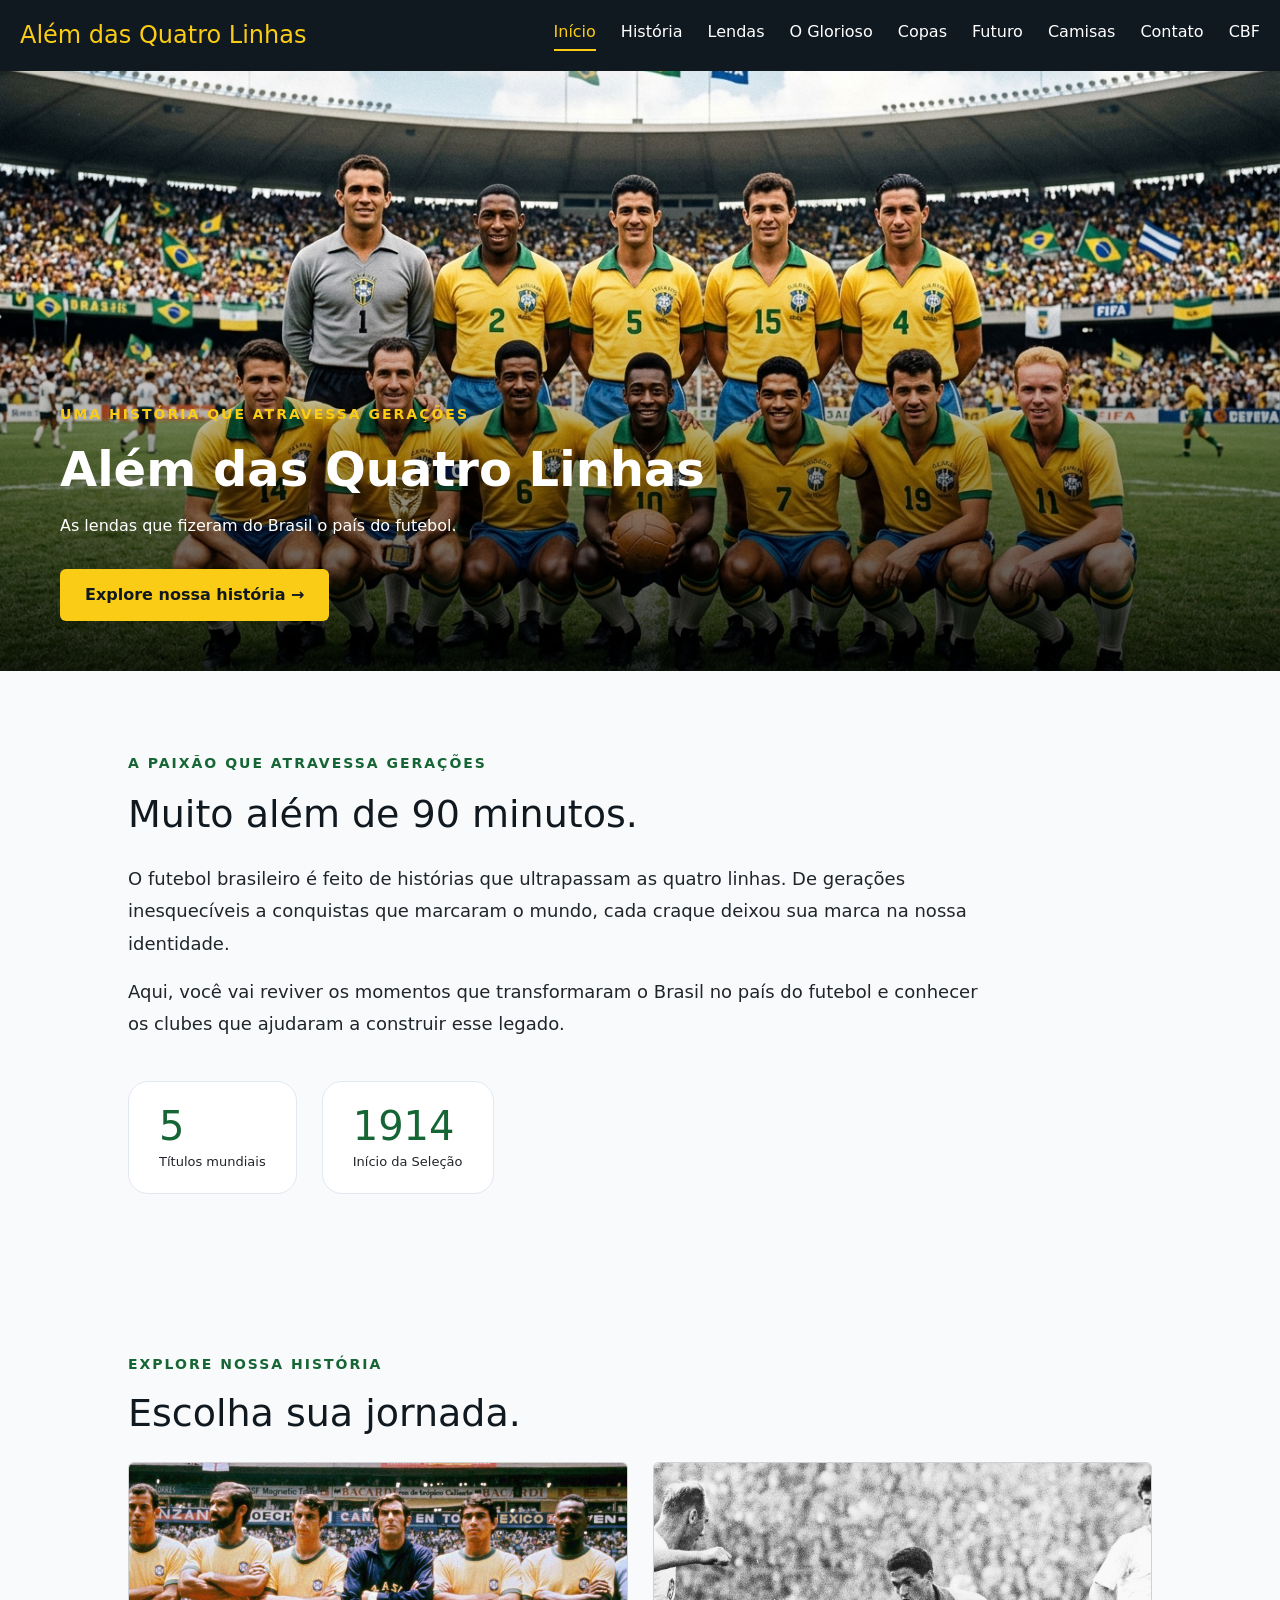
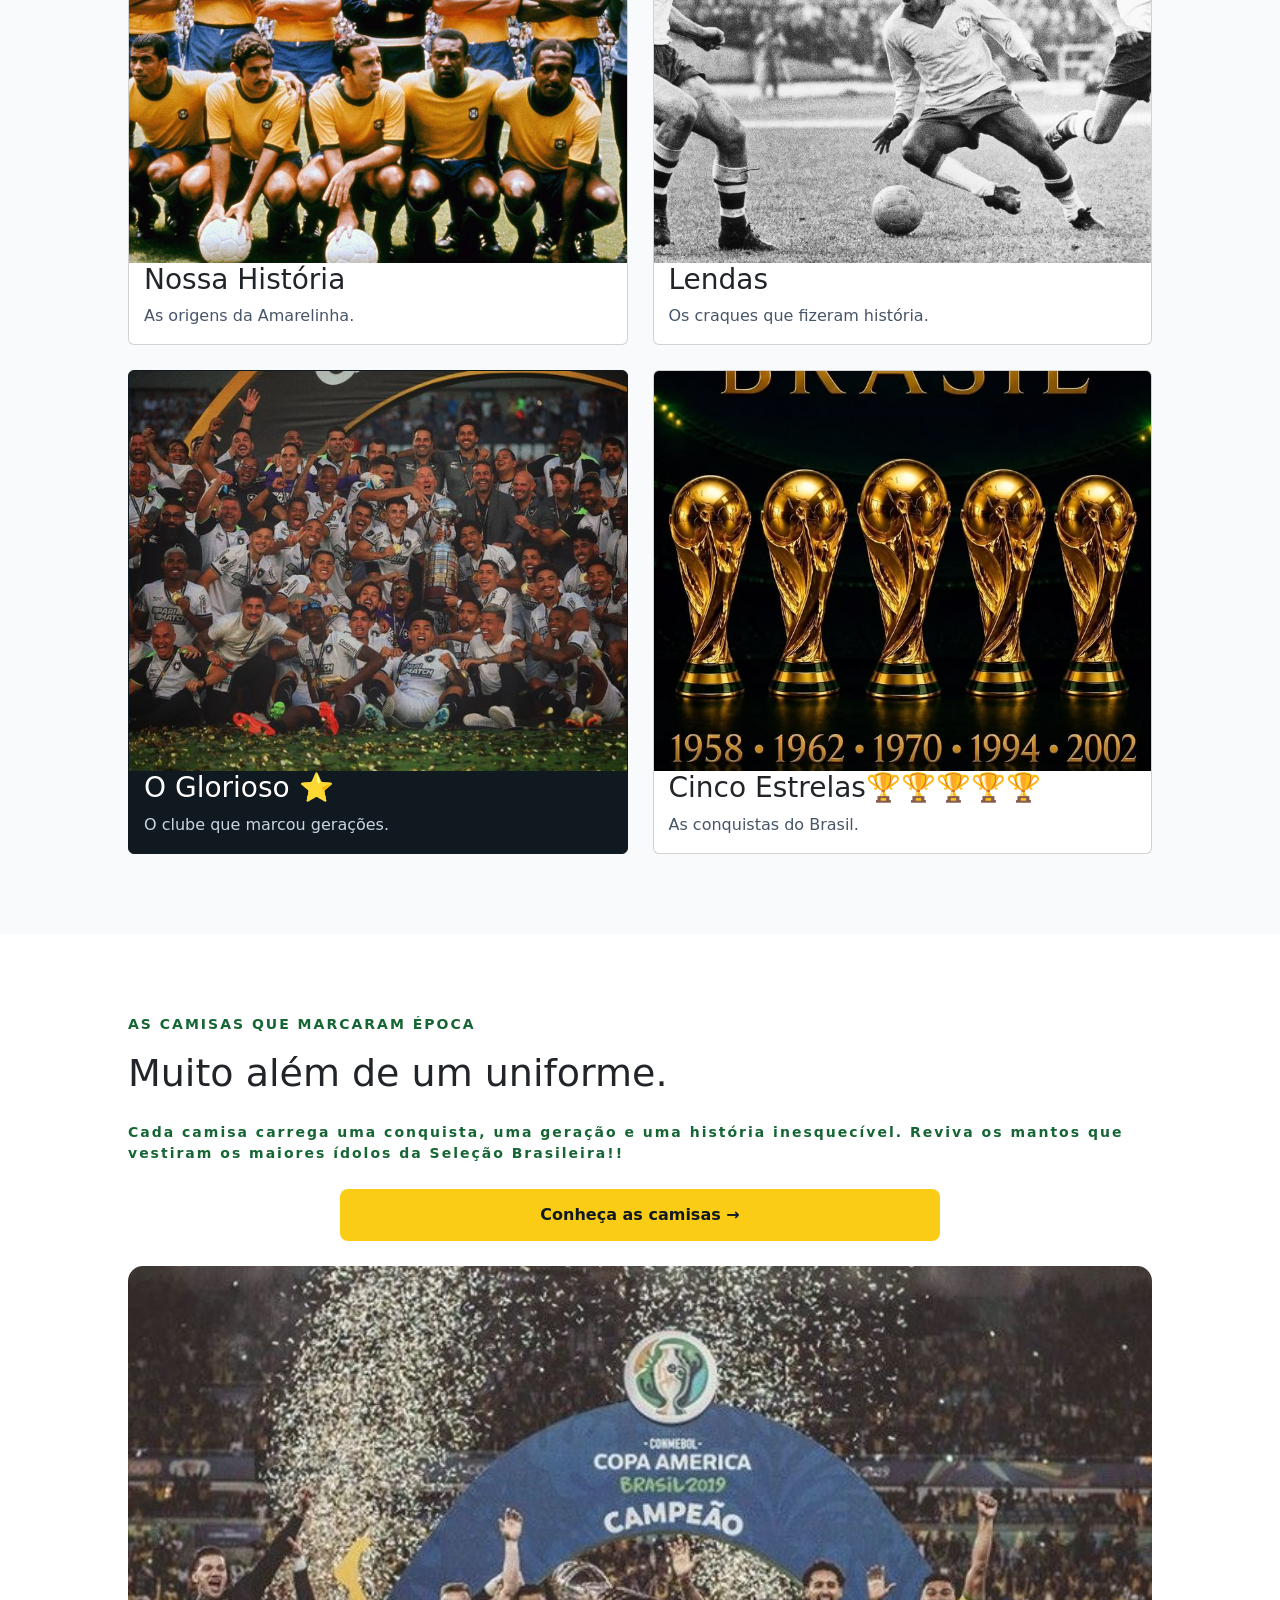
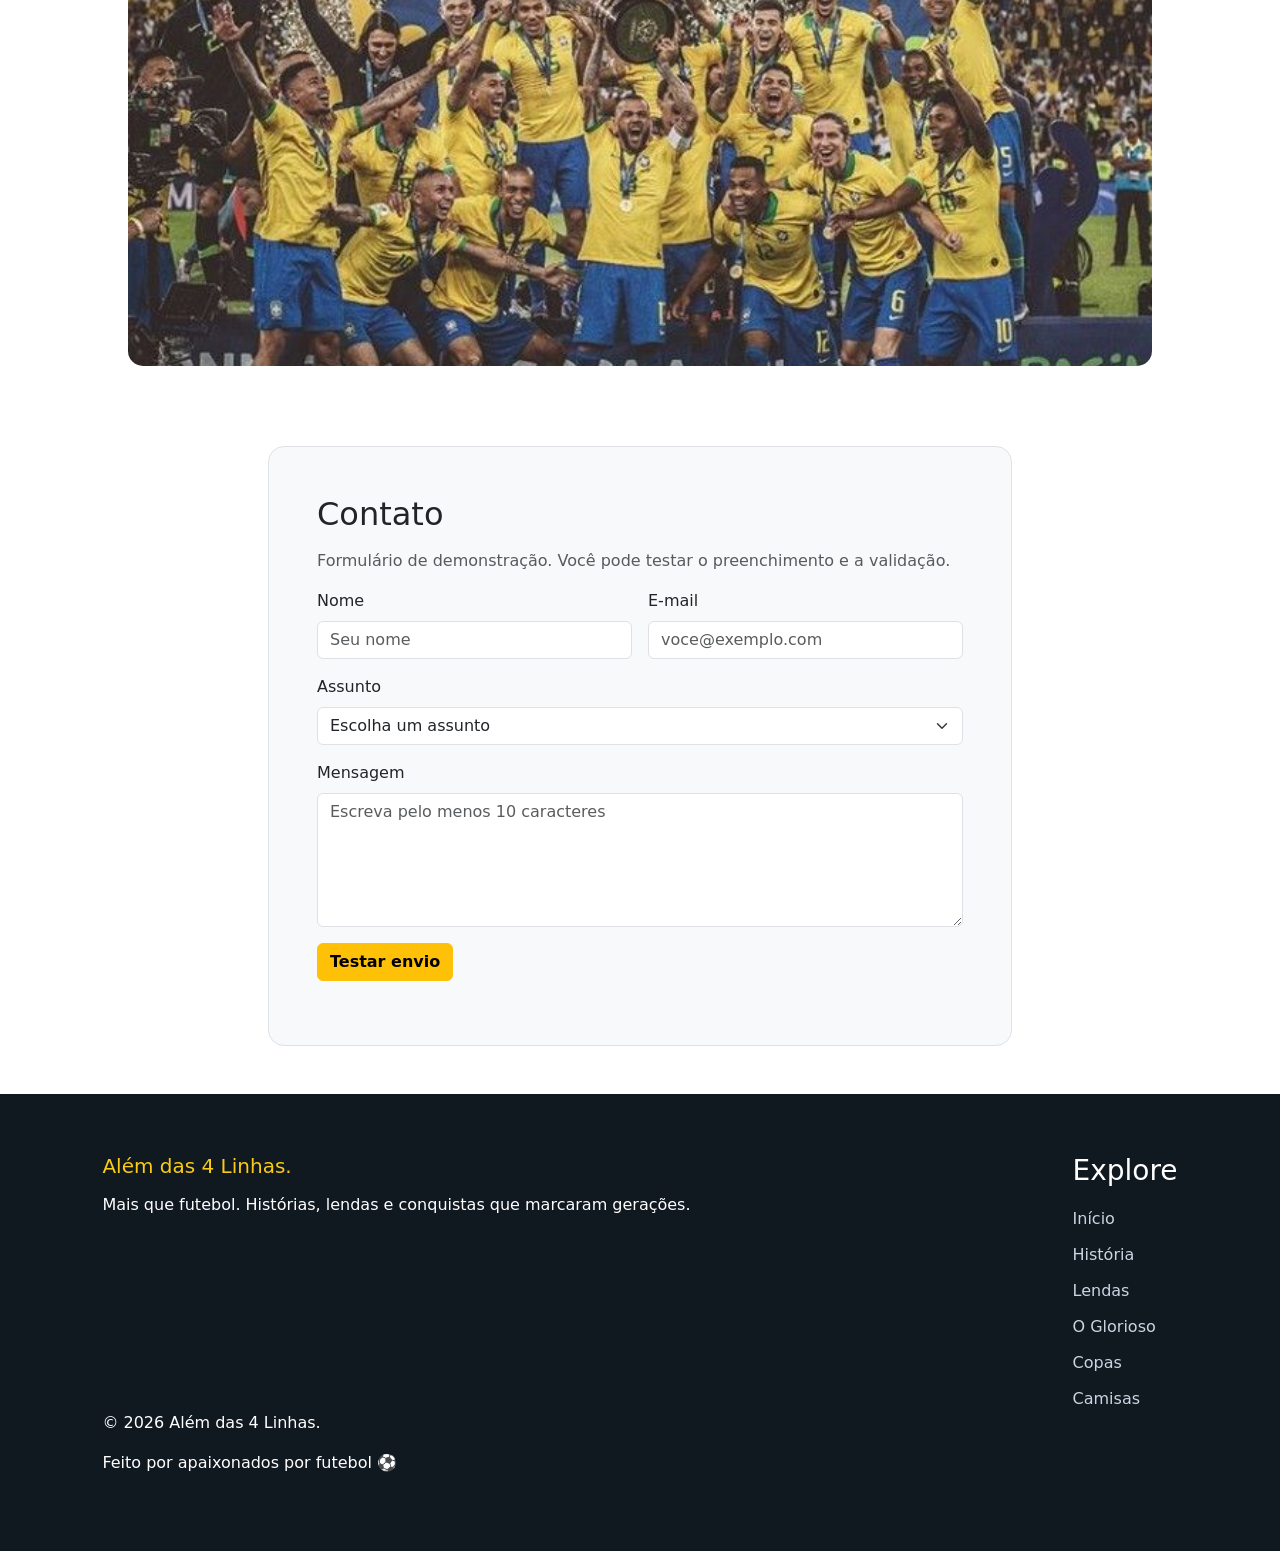
<file: index.html>
<!DOCTYPE html>
<html lang="pt-br">
<head>
    <meta charset="UTF-8">
    <meta name="viewport" content="width=device-width, initial-scale=1.0">
    <link rel="stylesheet" href="css/global.css">
    <link rel="stylesheet" href="css/index.css">
    <title>Alem das 4 linhas</title>
    <link href="https://cdn.jsdelivr.net/npm/bootstrap@5.3.3/dist/css/bootstrap.min.css" rel="stylesheet">
    
<link rel="icon" type="image/png" href="img/ICON_PAGE.png">
</head>
<body>
    <header>
        <h1> Além das Quatro Linhas</h1>
        <nav>
            <a href="index.html" class="ativo">Início</a>
            <a href="historia.html">História</a>
            <a href="lendas.html">Lendas</a>
            <a href="botafogo.html">O Glorioso</a>
            <a href="copas.html">Copas</a>
            <a href="futuro.html">Futuro</a>
            <a href="camisas.html">Camisas</a>
            <a href="#contato">Contato</a>
            <a href="https://www.cbf.com.br/" target="_blank" rel="noopener">CBF</a>
        </nav>
    </header>
    
    <main>
        <section class="hero">

            <img src="img/FotoPrincip.jpg" alt="herois" class="hero-imagem">
           
            <div class="hero-conteudo">

                <p class="hero-subtitulo">
                UMA HISTÓRIA QUE ATRAVESSA GERAÇÕES
                </p>
            
                <h2>Além das Quatro Linhas</h2>

                <p>
                As lendas que fizeram do Brasil o país do futebol. 
                </p>
            
                <a href="historia.html" class="botao-ex">Explore nossa história →</a>
            </div>
        </section>
       
       <section class="apresentacao">
            <p class="apresentacao-subtitulo" > A PAIXÃO QUE ATRAVESSA GERAÇÕES</p>

            <h2> Muito além de 90 minutos. </h2>

            <p>
                O futebol brasileiro é feito de histórias que ultrapassam as quatro linhas. De gerações 
                inesquecíveis a conquistas que marcaram o mundo, cada craque deixou sua marca na nossa identidade.
            </p>

        
            <p> 
                Aqui, você vai reviver os momentos que transformaram o Brasil no país do 
                futebol e conhecer os clubes que ajudaram a construir esse legado.
            </p>

            <div class="indicadores">
                <div class="indicador">
                    
                    <h3>5</h3>
                    <p>Títulos mundiais</p>
                
                </div>

                <div class="indicador">
                    
                    <h3>1914</h3>
                    <p>Início da Seleção</p>
                
                </div>

            </div>

        </section>

        <section class="jornada">

            <p class="jornada-subtitulo">EXPLORE NOSSA HISTÓRIA</p>

            <h2> Escolha sua jornada.</h2>
        
            <div class="jornada-cards">
    
                <a href="historia.html" class="card">
                    <img src="img/selecao.jpg" alt="Botafogo-card">
                
                    <h3>Nossa História</h3>
                    <p>As origens da Amarelinha.</p>
                   
                </a>
                    
                <a href="lendas.html" class="card">
                    <img src="img/lendas.jpg" alt="Lendas-img" >
                        
                    <h3>Lendas</h3>
                    <p>Os craques que fizeram história.</p>
                    
                </a>

                <a href="botafogo.html" class="card card-botafogo">
                    <img src="img/Botafogo campeão.jpg" alt="Botafogo-card" class="card-bot">
                        
                    <h3>O Glorioso ⭐</h3>
                    <p>O clube que marcou gerações.</p>
                    
                </a>
                    
                <a href="copas.html" class="card">
                    <img src="img/Trofeu.jpg" alt="trofeu-card" class="card-trof" >
                        
                    <h3>Cinco Estrelas🏆🏆🏆🏆🏆</h3>
                    <p>As conquistas do Brasil.</p>
                    
                </a>
                
            </div>
        </section>

        <section class="desafio">
            
            <p>AS CAMISAS QUE MARCARAM ÉPOCA</p>

            <h2>Muito além de um uniforme.</h2>

            <p>Cada camisa carrega uma conquista, uma geração e uma história inesquecível. Reviva os mantos que vestiram os maiores ídolos da Seleção Brasileira!!</p>

            <a href="camisas.html" class="botao-desaf"> Conheça as camisas → </a>

            <img src="img/Barro, World Cup.jpg" alt="quiz" class="desafio-img">
            
        </section>

        <section id="contato" class="container pb-5" aria-labelledby="titulo-contato">
            <div class="mx-auto rounded-4 border bg-light p-4 p-md-5 col-lg-8">
                <h2 id="titulo-contato" class="mb-3">Contato</h2>
                <p id="contato-ajuda" class="text-body-secondary">
                    Formulário de demonstração. Você pode testar o preenchimento e a validação.
                </p>

                <form id="form-contato" method="post" aria-describedby="contato-ajuda">
                    <div class="row g-3">
                        <div class="col-md-6">
                            <label for="contato-nome" class="form-label">Nome</label>
                            <input type="text" id="contato-nome" name="nome" class="form-control"
                                   autocomplete="name" minlength="2" pattern=".*\S.*"
                                   title="Digite pelo menos 2 caracteres, incluindo um que não seja espaço."
                                   placeholder="Seu nome" required>
                        </div>
                        <div class="col-md-6">
                            <label for="contato-email" class="form-label">E-mail</label>
                            <input type="email" id="contato-email" name="email" class="form-control"
                                   autocomplete="email" placeholder="voce@exemplo.com" required>
                        </div>
                        <div class="col-12">
                            <label for="contato-assunto" class="form-label">Assunto</label>
                            <select id="contato-assunto" name="assunto" class="form-select" required>
                                <option value="">Escolha um assunto</option>
                                <option value="sugestao">Sugestão</option>
                                <option value="correcao">Correção de conteúdo</option>
                                <option value="outro">Outro assunto</option>
                            </select>
                        </div>
                        <div class="col-12">
                            <label for="contato-mensagem" class="form-label">Mensagem</label>
                            <textarea id="contato-mensagem" name="mensagem" class="form-control"
                                      rows="5" minlength="10" placeholder="Escreva pelo menos 10 caracteres" required></textarea>
                        </div>
                        <div class="col-12">
                            <input type="submit" class="btn btn-warning fw-semibold" value="Testar envio">
                        </div>
                    </div>
                    <p id="contato-status" class="mt-3 mb-0 text-success" role="status"></p>
                </form>
            </div>
        </section>
    </main>
    
    <footer class="rodape">

        <div class="rodape-conteudo">

            <div class="rodape-sobre">
                <h2>Além das 4 Linhas.</h2>
                    
                <p>
                    Mais que futebol. Histórias, lendas e
                    conquistas que marcaram gerações.
                </p>

            </div>

            <div class="rodape-links">
                <h3>Explore</h3>

                <a href="index.html">Início</a>
                <a href="historia.html">História</a>
                <a href="lendas.html">Lendas</a>
                <a href="botafogo.html">O Glorioso</a>
                <a href="copas.html">Copas</a>
                <a href="camisas.html">Camisas</a>
                    
            </div>

        </div>

        <div class="rodape-final">
            <p>© 2026 Além das 4 Linhas.</p>
            <p>Feito por apaixonados por futebol ⚽</p>
        </div>

    </footer>

    <script>
        document.getElementById("form-contato").addEventListener("submit", function (event) {
            event.preventDefault();
            document.getElementById("contato-status").textContent =
                "Campos validados. Esta demonstração não envia mensagens.";
        });
    </script>
</body>
</html>
</file>
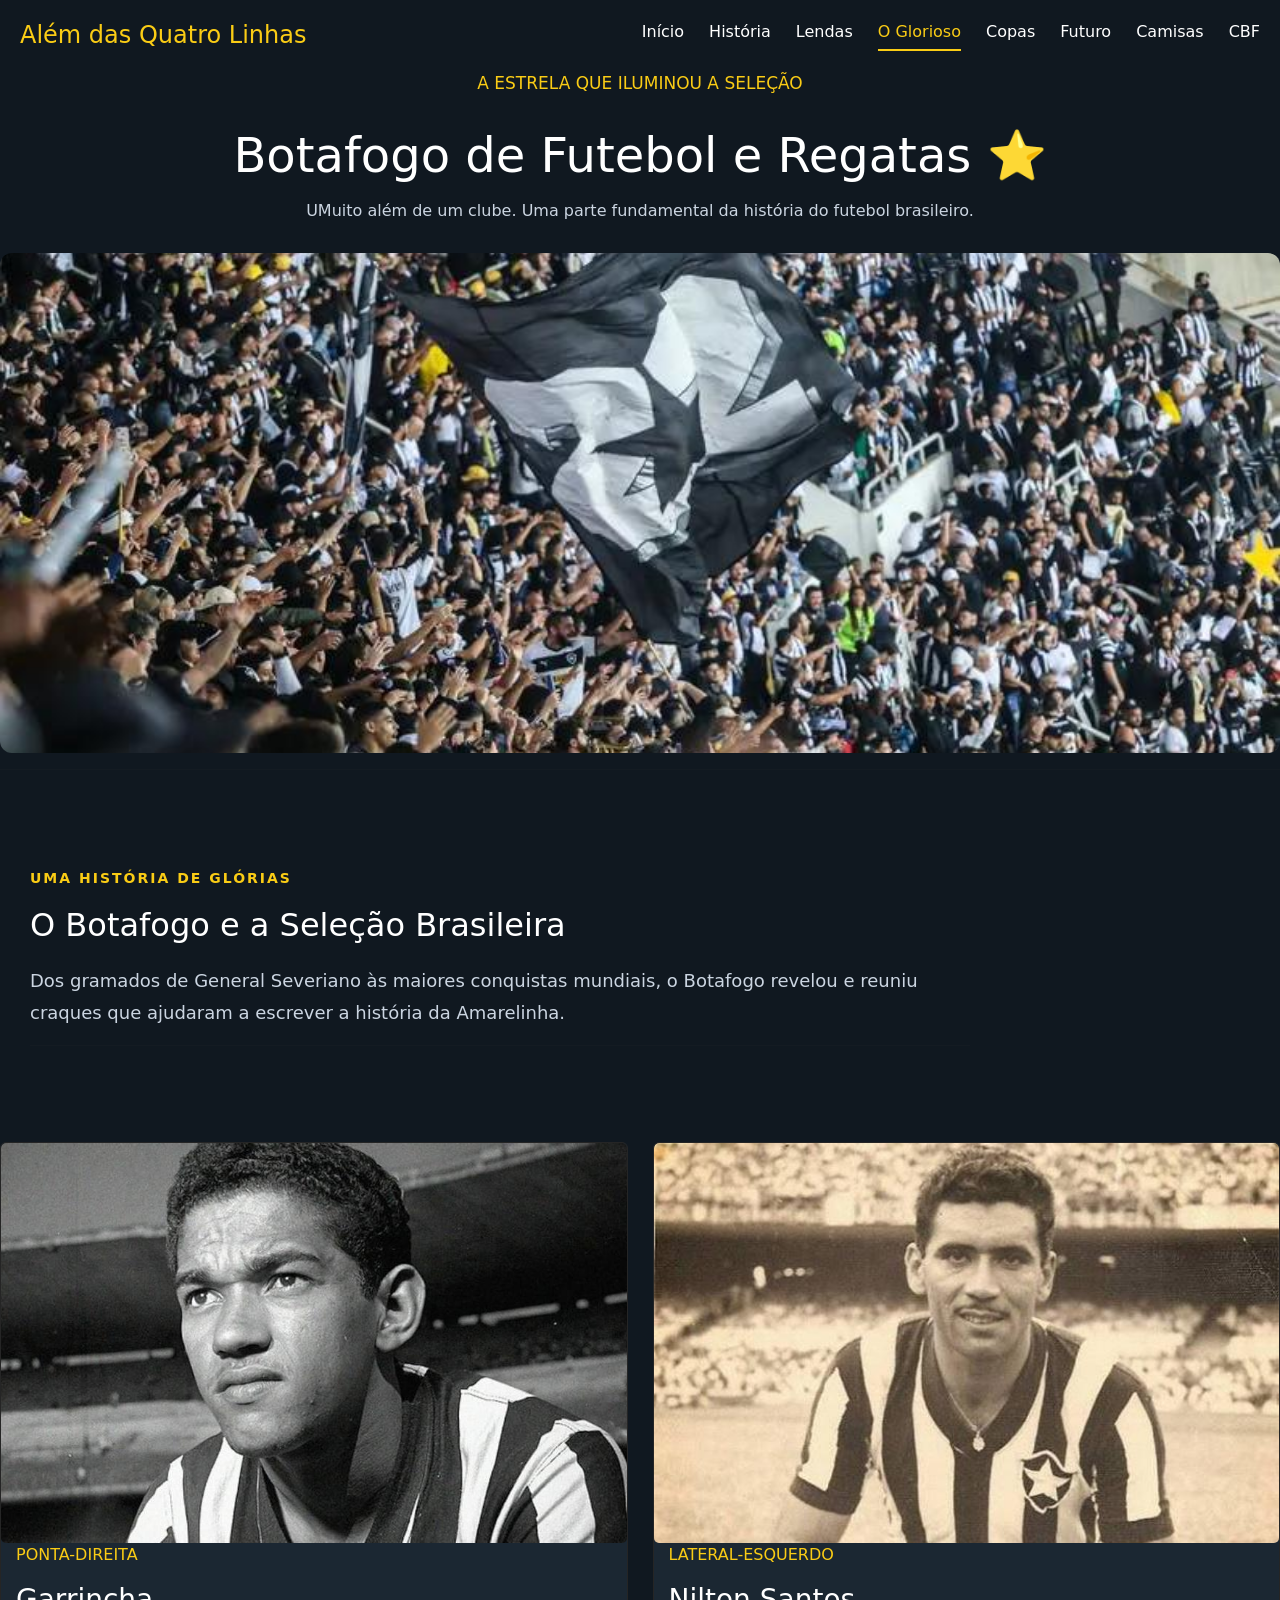
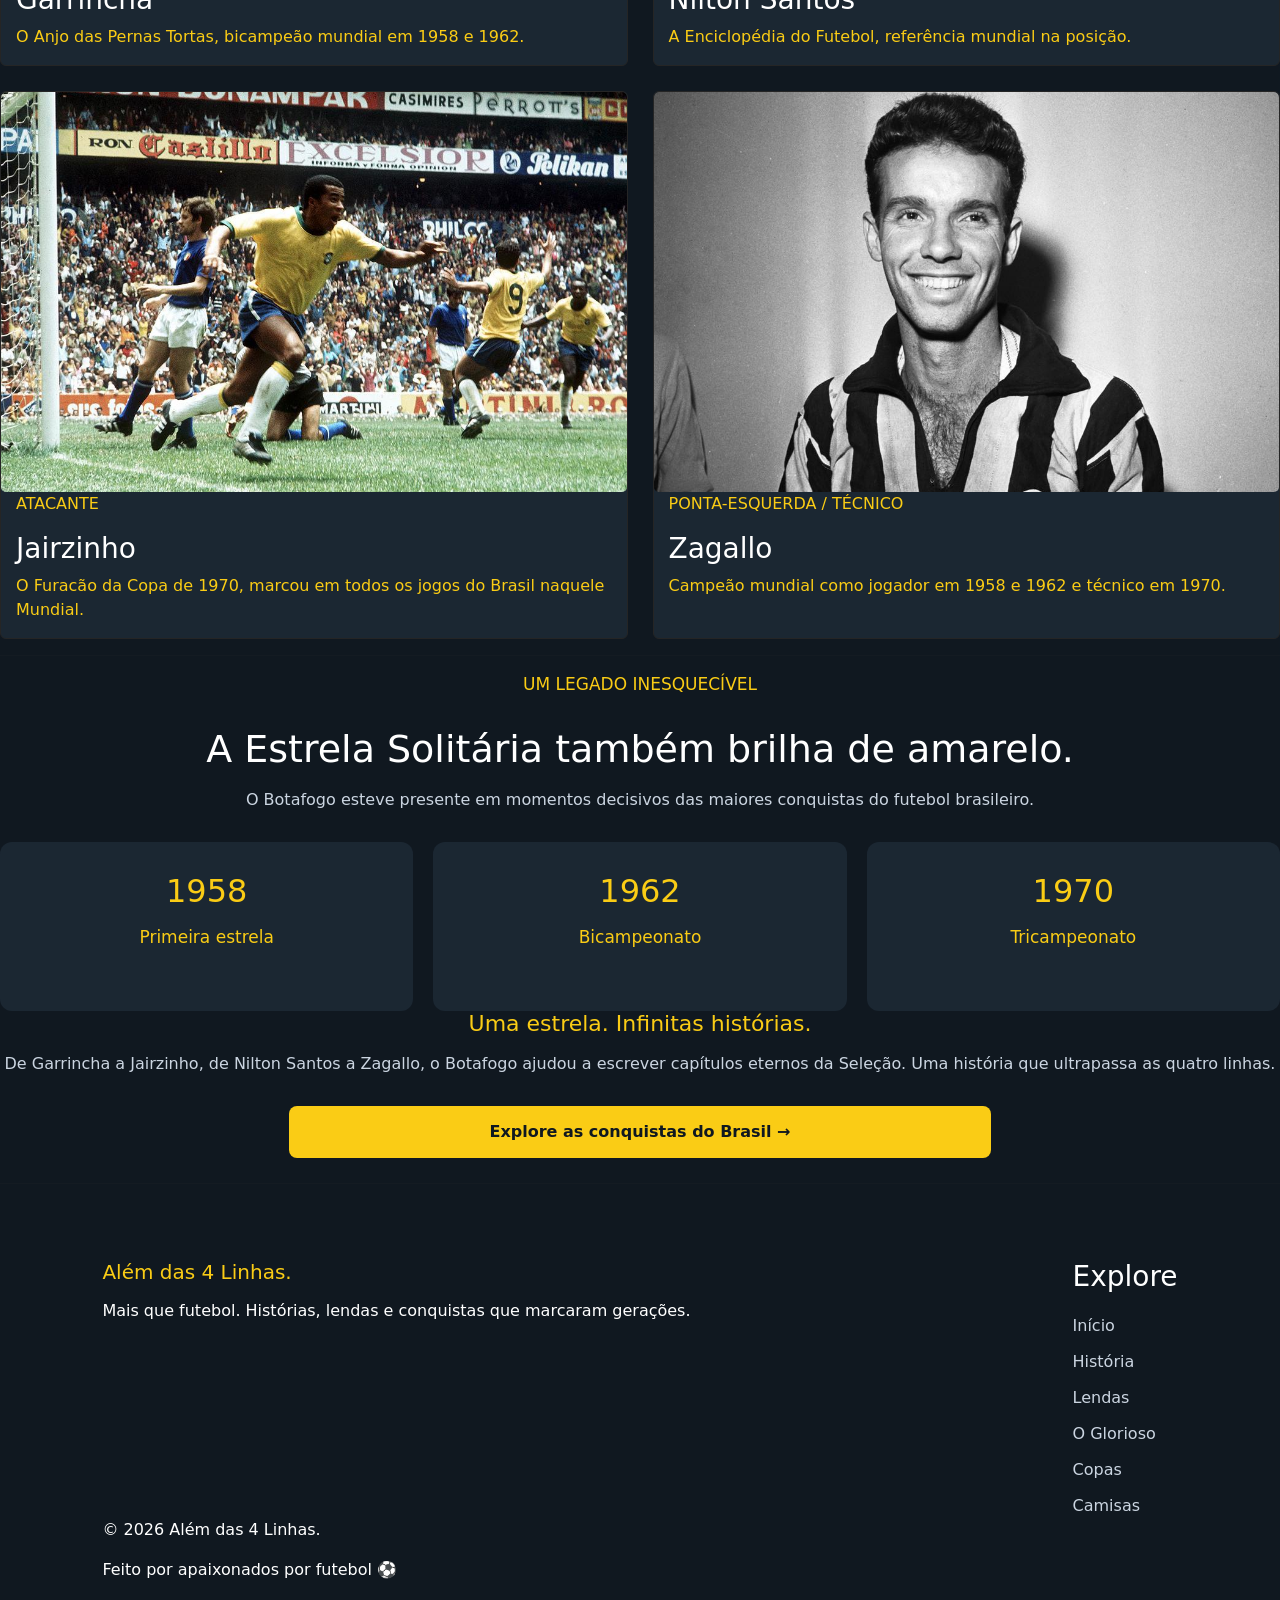
<file: botafogo.html>
<!DOCTYPE html>
<html lang="pt-br">

<head>
    <meta charset="UTF-8">
    <meta name="viewport" content="width=device-width, initial-scale=1.0">
    <link rel="stylesheet" href="css/global.css">
    <link rel="stylesheet" href="css/botafogo.css">
    <title>Botafogo</title>
    <link href="https://cdn.jsdelivr.net/npm/bootstrap@5.3.3/dist/css/bootstrap.min.css" rel="stylesheet">

<link rel="icon" type="image/png" href="img/ICON_PAGE.png">
</head>

<body class="corpo-historia">
    <header>
        <h1> Além das Quatro Linhas</h1>
        <nav>
            <a href="index.html" >Início</a>
            <a href="historia.html">História</a>
            <a href="lendas.html">Lendas</a>
            <a href="botafogo.html" class="ativo">O Glorioso</a>
            <a href="copas.html">Copas</a>
            <a href="futuro.html">Futuro</a>
            <a href="camisas.html">Camisas</a>
            <a href="https://www.cbf.com.br/" target="_blank" rel="noopener">CBF</a>
        </nav>
    </header>

    <main>
        <section class="historia">
            <p>A ESTRELA QUE ILUMINOU A SELEÇÃO</p>

            <h1>Botafogo de Futebol e Regatas ⭐</h1>

            <p>UMuito além de um clube. Uma parte fundamental da história do futebol brasileiro.</p>

            <img src="img/torcida fogo.jpg" alt="Botafogo" class="historia-img secao-botafogo">

            <hr>

        </section>
        
        <section class="origem-selec">
            <p>UMA HISTÓRIA DE GLÓRIAS</p>
            
            <h2>O Botafogo e a Seleção Brasileira</h2>

            <p> Dos gramados de General Severiano às maiores conquistas mundiais, 
                o Botafogo revelou e reuniu craques que ajudaram a escrever a história da Amarelinha.
            </p>

            <hr>

        </section>

        <section>
            <div class="jornada-cards">

                <div class="card fogo">
                    <img src="img/garrincha card.jpg" alt="Garrincha-card" class="card-img">
                    
                    <p>PONTA-DIREITA</p>

                    <h3>Garrincha</h3>
                    
                    <p>O Anjo das Pernas Tortas, bicampeão mundial em 1958 e 1962.</p>
                
                </div>
                
                <div class="card fogo">
                    <img src="img/nilton santos card.jpg" alt="Nilton Santos-card" class="card-img">
                    
                    <p>LATERAL-ESQUERDO</p>
                    
                    <h3>Nilton Santos</h3>
            
                    <p>A Enciclopédia do Futebol, referência mundial na posição.</p>
                </div>

                <div class="card fogo">
                    <img src="img/jairzinho card.jpg" alt="Jairzinho-card" class="card-img">
                    
                    <p>ATACANTE</p>
                    
                    <h3>Jairzinho</h3>
            
                    <p>O Furacão da Copa de 1970, marcou em todos os jogos do Brasil naquele Mundial.</p>

                </div>

                <div class="card fogo">
                    <img src="img/zagallo card.jpg" alt="Zagallo-card" class="card-img">
                    
                    <p>PONTA-ESQUERDA / TÉCNICO</p>
                    
                    <h3>Zagallo</h3>
            
                    <p>Campeão mundial como jogador em 1958 e 1962 e técnico em 1970.</p>
                </div>

            </div>
            
            <hr>

        </section>

        <section class="historia">   
            
                <p>UM LEGADO INESQUECÍVEL</p>

                <h2>A Estrela Solitária também brilha de amarelo.</h2>

                <p>O Botafogo esteve presente em momentos decisivos das maiores conquistas do futebol brasileiro.</p>
    
            <div class="dados-historia secao-botafogo">
                <div class="dado">
                    
                    <h3>1958</h3>
                    <p>Primeira estrela</p>
                </div>

                <div class="dado">
                    <h3>1962</h3>
                    <p>Bicampeonato</p>
                </div>

                <div class="dado">
                    <h3>1970</h3>
                    <p>Tricampeonato</p>
                </div>
            
            </div>

            <h3> Uma estrela. Infinitas histórias. </h3>
            
            <p>De Garrincha a Jairzinho, de Nilton Santos a Zagallo, o Botafogo ajudou a escrever capítulos eternos da Seleção. Uma história que ultrapassa as quatro linhas.</p>

            <a href="copas.html" class="botao-desaf"> Explore as conquistas do Brasil → </a>

        </section>

        <hr>
        
    <footer class="rodape">

        <div class="rodape-conteudo">

            <div class="rodape-sobre">
                <h2>Além das 4 Linhas.</h2>
                    
                <p>
                    Mais que futebol. Histórias, lendas e
                    conquistas que marcaram gerações.
                </p>

            </div>

            <div class="rodape-links">
                <h3>Explore</h3>

                <a href="index.html">Início</a>
                <a href="historia.html">História</a>
                <a href="lendas.html">Lendas</a>
                <a href="botafogo.html">O Glorioso</a>
                <a href="copas.html">Copas</a>
                <a href="camisas.html">Camisas</a>
                    
            </div>

        </div>

        <div class="rodape-final">
            <p>© 2026 Além das 4 Linhas.</p>
            <p>Feito por apaixonados por futebol ⚽</p>
        </div>

    </footer>
</body>
</html>
</file>
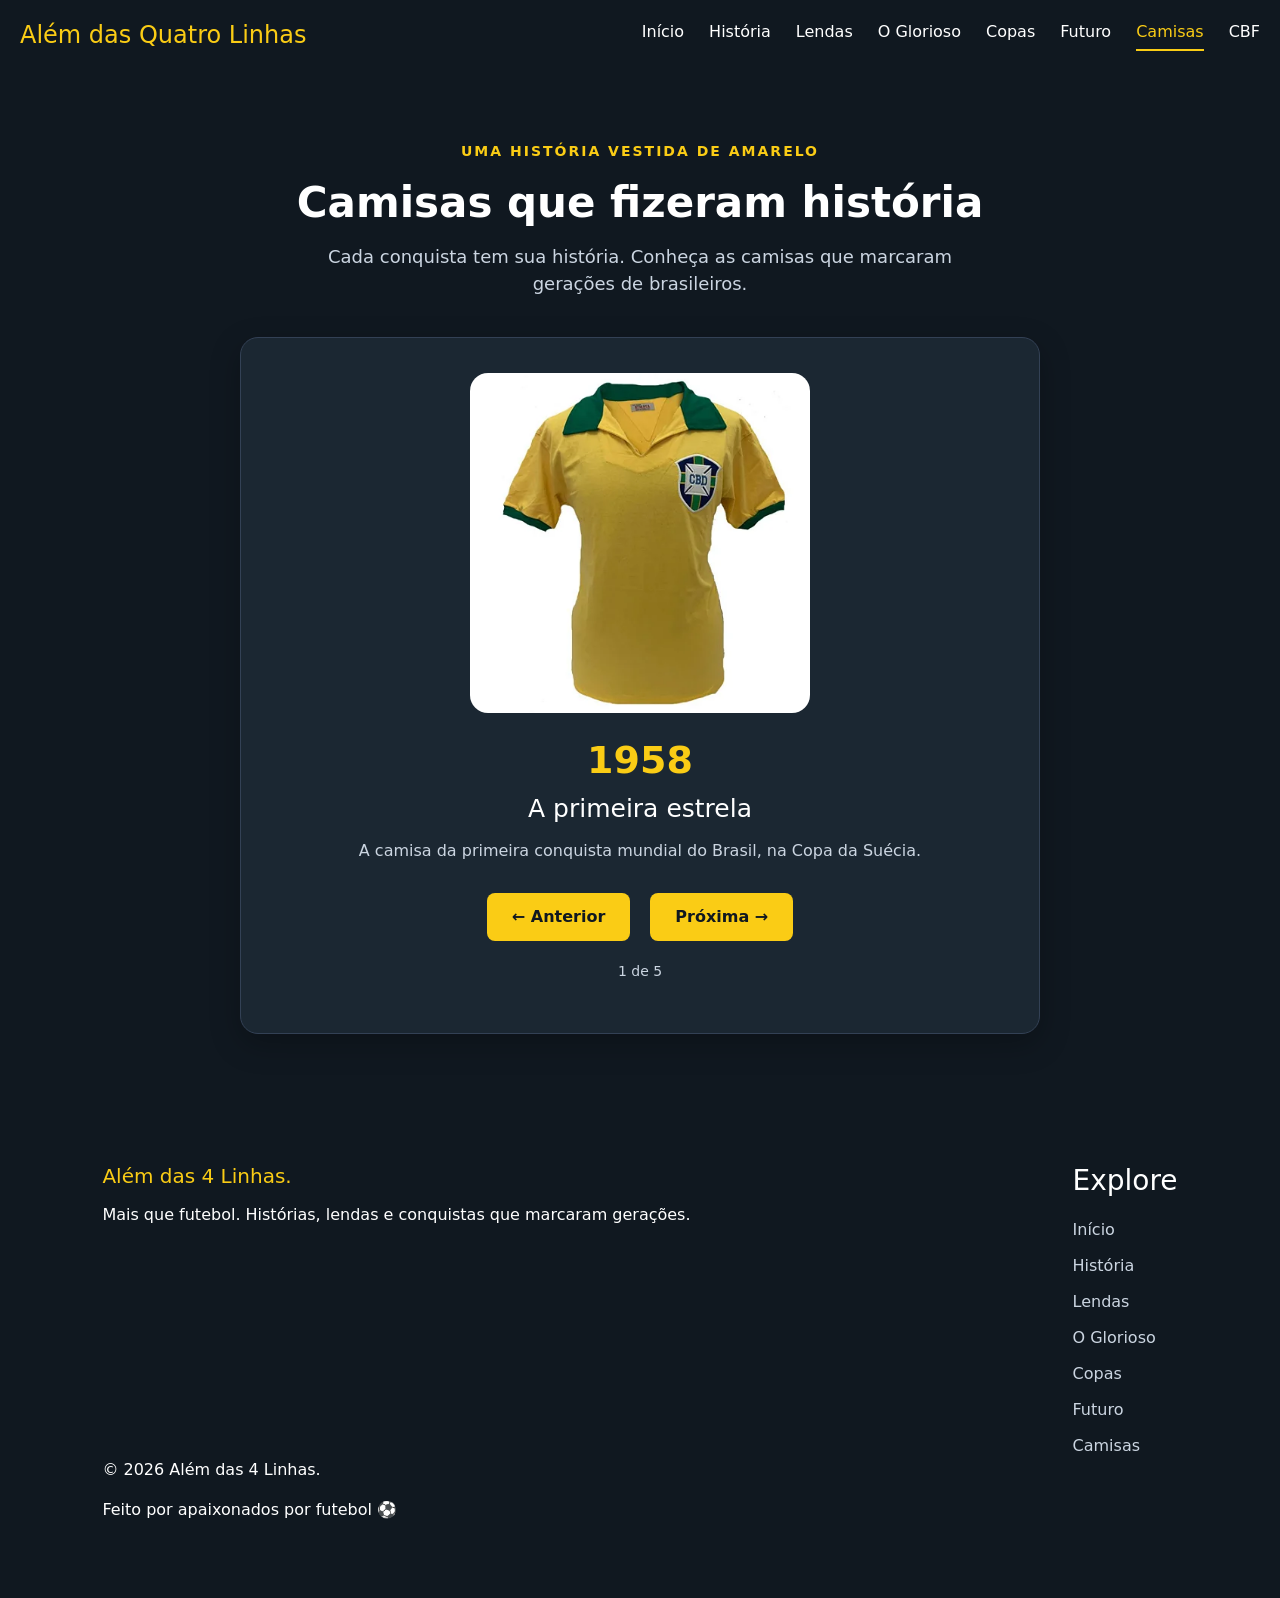
<file: camisas.html>
<!DOCTYPE html>
<html lang="pt-br">
<head>
    <meta charset="UTF-8">
    <meta name="viewport" content="width=device-width, initial-scale=1.0">
    <link rel="stylesheet" href="css/global.css">
    <link rel="stylesheet" href="css/camisas.css">
    <title>Camisas</title>
    <link href="https://cdn.jsdelivr.net/npm/bootstrap@5.3.3/dist/css/bootstrap.min.css" rel="stylesheet">
<link rel="icon" type="image/png" href="img/ICON_PAGE.png">
</head>

<body>
    <header>
        <h1>Além das Quatro Linhas</h1>

        <nav>
            <a href="index.html">Início</a>
            <a href="historia.html">História</a>
            <a href="lendas.html">Lendas</a>
            <a href="botafogo.html">O Glorioso</a>
            <a href="copas.html">Copas</a>
            <a href="futuro.html">Futuro</a>
            <a href="camisas.html" class="ativo">Camisas</a>
            <a href="https://www.cbf.com.br/" target="_blank" rel="noopener">CBF</a>
        </nav>
    </header>

    <main class="pagina-camisas">
        <section class="galeria-camisas">
            <p class="subtitulo-camisas">UMA HISTÓRIA VESTIDA DE AMARELO</p>

            <h2>Camisas que fizeram história</h2>

            <p class="intro-camisas">
                Cada conquista tem sua história. Conheça as camisas
                que marcaram gerações de brasileiros.
            </p>

            <div class="camisa-card">
                <img id="imagemCamisa" src="img/camisa 1958.webp"
                     alt="Camisa histórica da Seleção Brasileira de 1958">

                <h3 id="anoCamisa">1958</h3>
                <h4 id="tituloCamisa">A primeira estrela</h4>

                <p id="descricaoCamisa">
                    A camisa da primeira conquista mundial do Brasil,
                    na Copa do Mundo da Suécia.
                </p>

                <div class="botoes-camisas">
                    <button id="btnAnterior" type="button">← Anterior</button>
                    <button id="btnProxima" type="button">Próxima →</button>
                </div>

                <p id="contadorCamisa">1 de 4</p>
            </div>
        </section>
    </main>

    <footer class="rodape">
        <div class="rodape-conteudo">
            <div class="rodape-sobre">
                <h2>Além das 4 Linhas.</h2>
                <p>Mais que futebol. Histórias, lendas e conquistas que marcaram gerações.</p>
            </div>

            <div class="rodape-links">
                <h3>Explore</h3>
                <a href="index.html">Início</a>
                <a href="historia.html">História</a>
                <a href="lendas.html">Lendas</a>
                <a href="botafogo.html">O Glorioso</a>
                <a href="copas.html">Copas</a>
                <a href="futuro.html">Futuro</a>
                <a href="camisas.html">Camisas</a>
            </div>
        </div>

        <div class="rodape-final">
            <p>© 2026 Além das 4 Linhas.</p>
            <p>Feito por apaixonados por futebol ⚽</p>
        </div>
    </footer>

    <script src="js/script.js"></script>
</body>
</html>
</file>
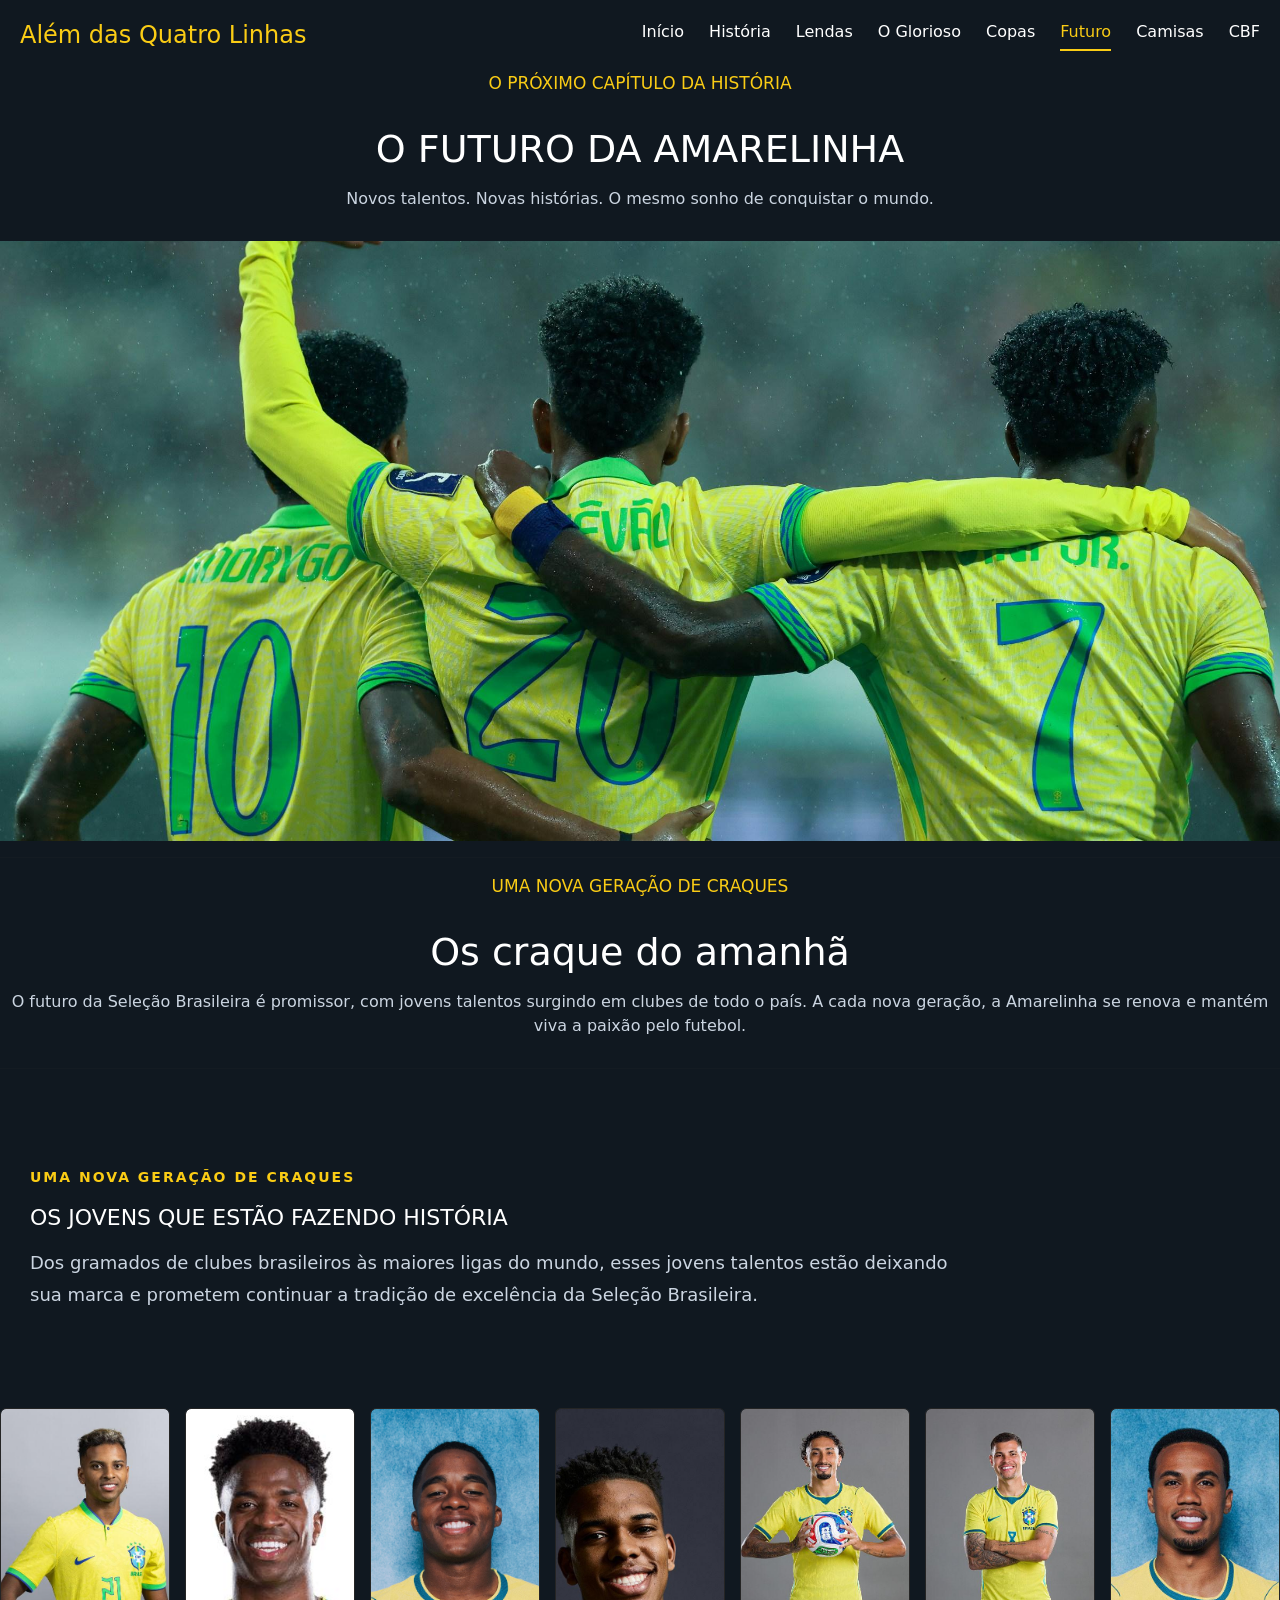
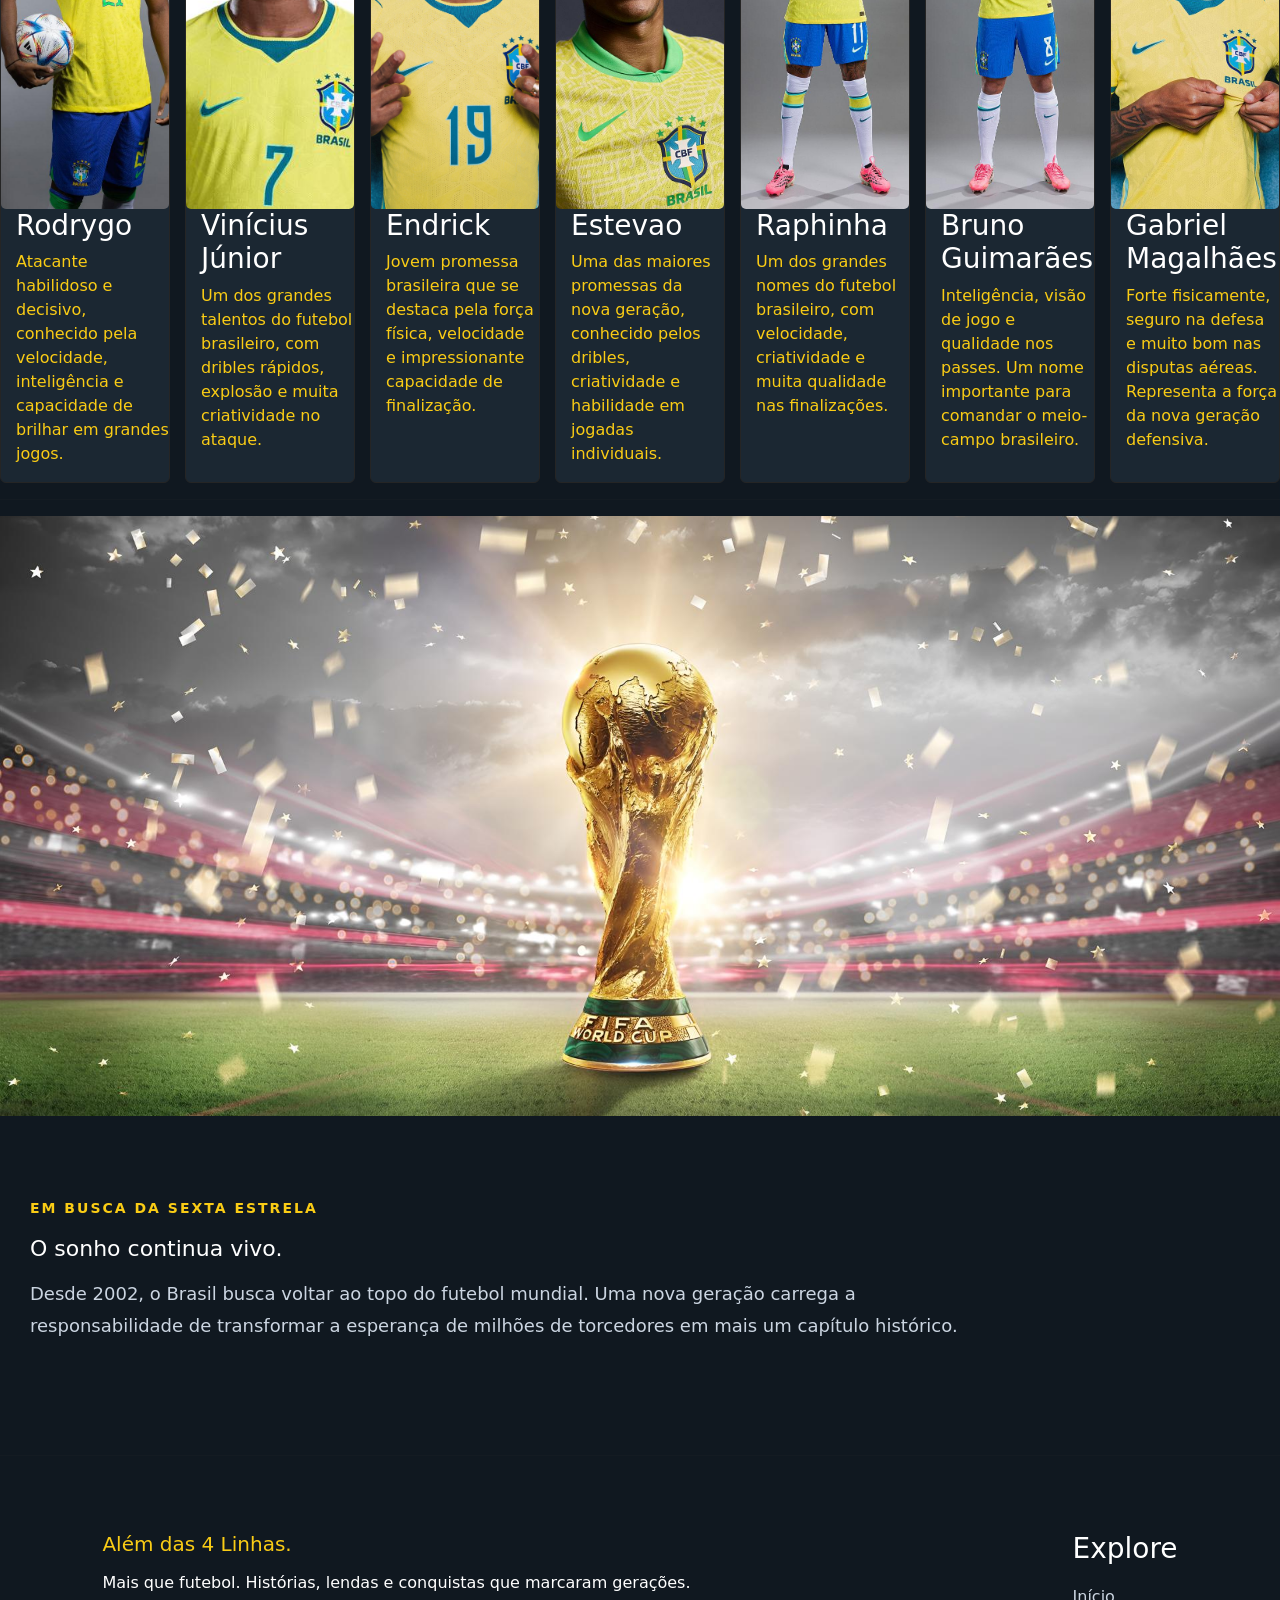
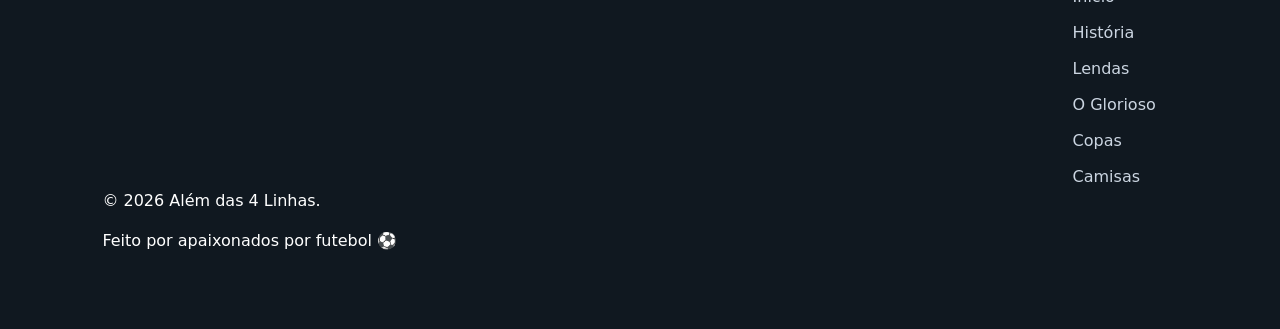
<file: Futuro.html>
<!DOCTYPE html>
<html lang="pt-br">

<head>
    <meta charset="UTF-8">
    <meta name="viewport" content="width=device-width, initial-scale=1.0">
    <link rel="stylesheet" href="css/global.css">
    <link rel="stylesheet" href="css/futuro.css">
    <title>Futuro da amarelinha</title>
    <link href="https://cdn.jsdelivr.net/npm/bootstrap@5.3.3/dist/css/bootstrap.min.css" rel="stylesheet">
    
<link rel="icon" type="image/png" href="img/ICON_PAGE.png">
</head>

<body class="corpo-historia">    
    
    <header>

        <h1> Além das Quatro Linhas</h1>
        <nav>
            <a href="index.html">Início</a>
            <a href="historia.html">História</a>
            <a href="lendas.html">Lendas</a>
            <a href="botafogo.html">O Glorioso</a>
            <a href="copas.html">Copas</a>
            <a href="futuro.html" class="ativo">Futuro</a>
            <a href="camisas.html">Camisas</a>
            <a href="https://www.cbf.com.br/" target="_blank" rel="noopener">CBF</a>
        </nav>

    </header>
      
    <main>
    
        <section class="historia">            
            
            <p>O PRÓXIMO CAPÍTULO DA HISTÓRIA</p>
            
            <h2>O FUTURO DA AMARELINHA</h2>
            
            <p>Novos talentos. Novas histórias. O mesmo sonho de conquistar o mundo.</p>
            
            <img src="img/futuro amarela.jpg" alt="Futuro da Amarelinha" class="hero-imagem">
        
        </section>
           
        <hr>

        <section class="historia">
            
            <p>UMA NOVA GERAÇÃO DE CRAQUES</p>

            <h2>Os craque do amanhã</h2>

            <p>O futuro da Seleção Brasileira é promissor, com jovens talentos surgindo em clubes de todo o país. 
                A cada nova geração, a Amarelinha se renova e mantém viva a paixão pelo futebol.
            </p>

            <hr>

        </section>
        
        <section class="origem-selec">
            
            <p>UMA NOVA GERAÇÃO DE CRAQUES</p>

            <h3>OS JOVENS QUE ESTÃO FAZENDO HISTÓRIA</h3>
            
            <p>Dos gramados de clubes brasileiros às maiores ligas do mundo, esses jovens talentos estão deixando sua marca e prometem continuar a tradição de excelência da Seleção Brasileira.</p>
            
        </section>

        <section class="secao-futuro">
            
            <div class="jornada-cards secao-futuro">

                <div class="card fogo selecao card">
                    <img src="img/rodrigo.jpg" alt="Rodrygo-card" class="card-img">

                    <h3>Rodrygo </h3>
                    
                    <p>Atacante habilidoso e decisivo, conhecido pela velocidade, inteligência e capacidade de brilhar em grandes jogos.</p>
                
                </div>

                <div class="card fogo selecao card">
                    <img src="img/vini jr.jpg" alt="Vinicius-card" class="card-img">

                    <h3>Vinícius Júnior</h3>
                    
                    <p>Um dos grandes talentos do futebol brasileiro, com dribles rápidos, explosão e muita criatividade no ataque.</p>
                
                </div>

                <div class="card fogo selecao card">
                    <img src="img/endrick.jpg" alt="Endrick-card" class="card-img">

                    <h3>Endrick</h3>
                    
                    <p>Jovem promessa brasileira que se destaca pela força física, velocidade e impressionante capacidade de finalização.</p>
                
                </div>
                
                <div class="card fogo selecao card">
                    <img src="img/estevao.jpg" alt="Estevao-card" class="card-img">

                    <h3>Estevao</h3>
                    
                    <p>Uma das maiores promessas da nova geração, conhecido pelos dribles, criatividade e habilidade em jogadas individuais.</p>
                
                </div>
                
                <div class="card fogo selecao card">
                    <img src="img/raphinha.jpg" alt="Raphinha-card" class="card-img">

                    <h3>Raphinha</h3>
                    
                    <p>Um dos grandes nomes do futebol brasileiro, com velocidade, criatividade e muita qualidade nas finalizações.</p>
                
                </div>
                
                <div class="card fogo selecao card">
                    <img src="img/bruno gui.jpg" alt="Bruno Guima-card" class="card-img">

                    <h3>Bruno Guimarães</h3>
                    
                    <p>Inteligência, visão de jogo e qualidade nos passes. Um nome importante para comandar o meio-campo brasileiro.</p>
                
                </div>
                
                <div class="card fogo selecao card">
                    <img src="img/gabriel mag.jpg" alt="gabriel-card" class="card-img">

                    <h3>Gabriel Magalhães</h3>
                    
                    <p>Forte fisicamente, seguro na defesa e muito bom nas disputas aéreas. Representa a força da nova geração defensiva.</p>
                
                </div>

            </div>
        </section>

        <hr> 

        <Section class="historia">
            
            <img src="img/sonho hexa.jpg" alt="Seleção Brasileira" class="hero-imagem">
        
        </Section>
           
        <section class="origem-selec">
            
            <p>EM BUSCA DA SEXTA ESTRELA</p>

            <h3> O sonho continua vivo.</h3>

            <p>Desde 2002, o Brasil busca voltar ao topo do futebol mundial. Uma nova geração carrega a responsabilidade de 
                transformar a esperança de milhões de torcedores em mais um capítulo histórico.
            </p>
        
        </section>
        <hr> 
    </main>

    <footer class="rodape">

        <div class="rodape-conteudo">

            <div class="rodape-sobre">
                <h2>Além das 4 Linhas.</h2>
                    
                <p>
                    Mais que futebol. Histórias, lendas e
                    conquistas que marcaram gerações.
                </p>

            </div>

            <div class="rodape-links">
                <h3>Explore</h3>

                <a href="index.html">Início</a>
                <a href="historia.html">História</a>
                <a href="lendas.html">Lendas</a>
                <a href="botafogo.html">O Glorioso</a>
                <a href="copas.html">Copas</a>
                <a href="camisas.html">Camisas</a>
                    
            </div>

        </div>

        <div class="rodape-final">
            <p>© 2026 Além das 4 Linhas.</p>
            <p>Feito por apaixonados por futebol ⚽</p>
        </div>

    </footer>

</body>
</html>
</file>
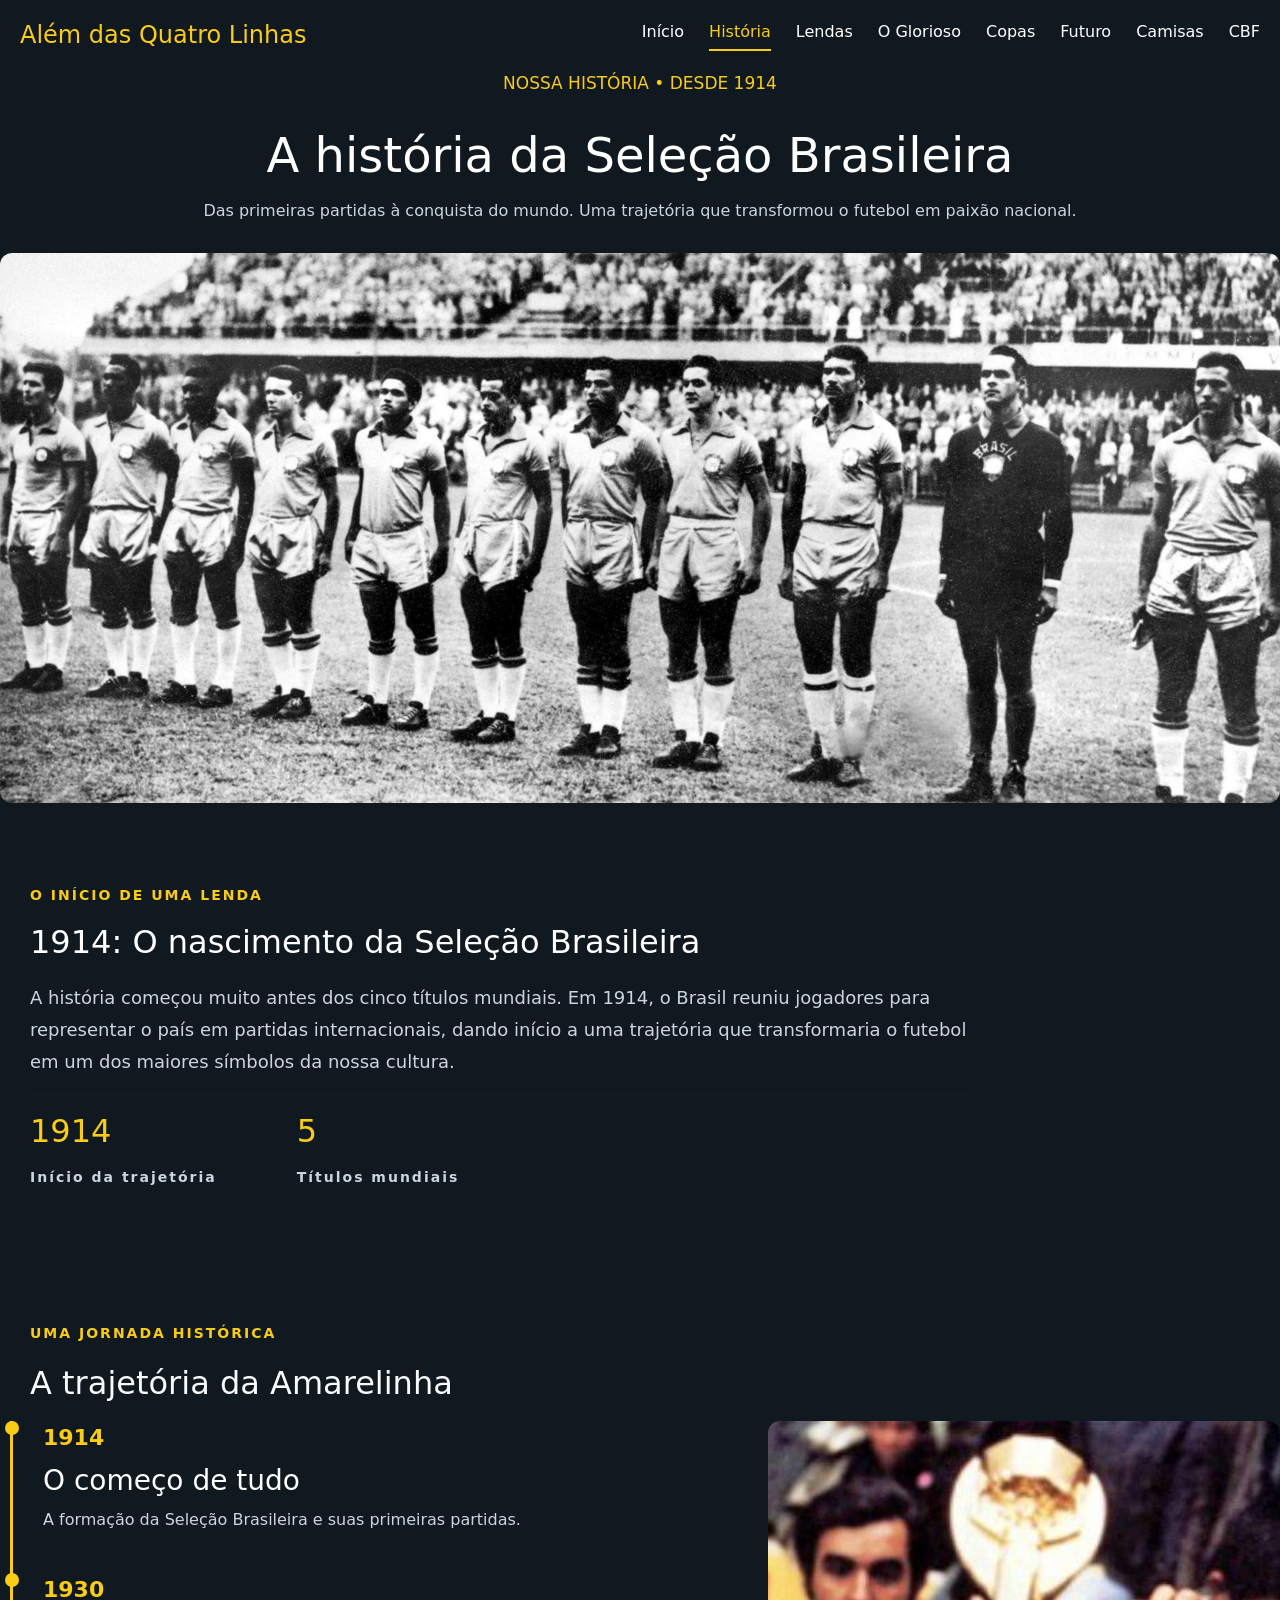
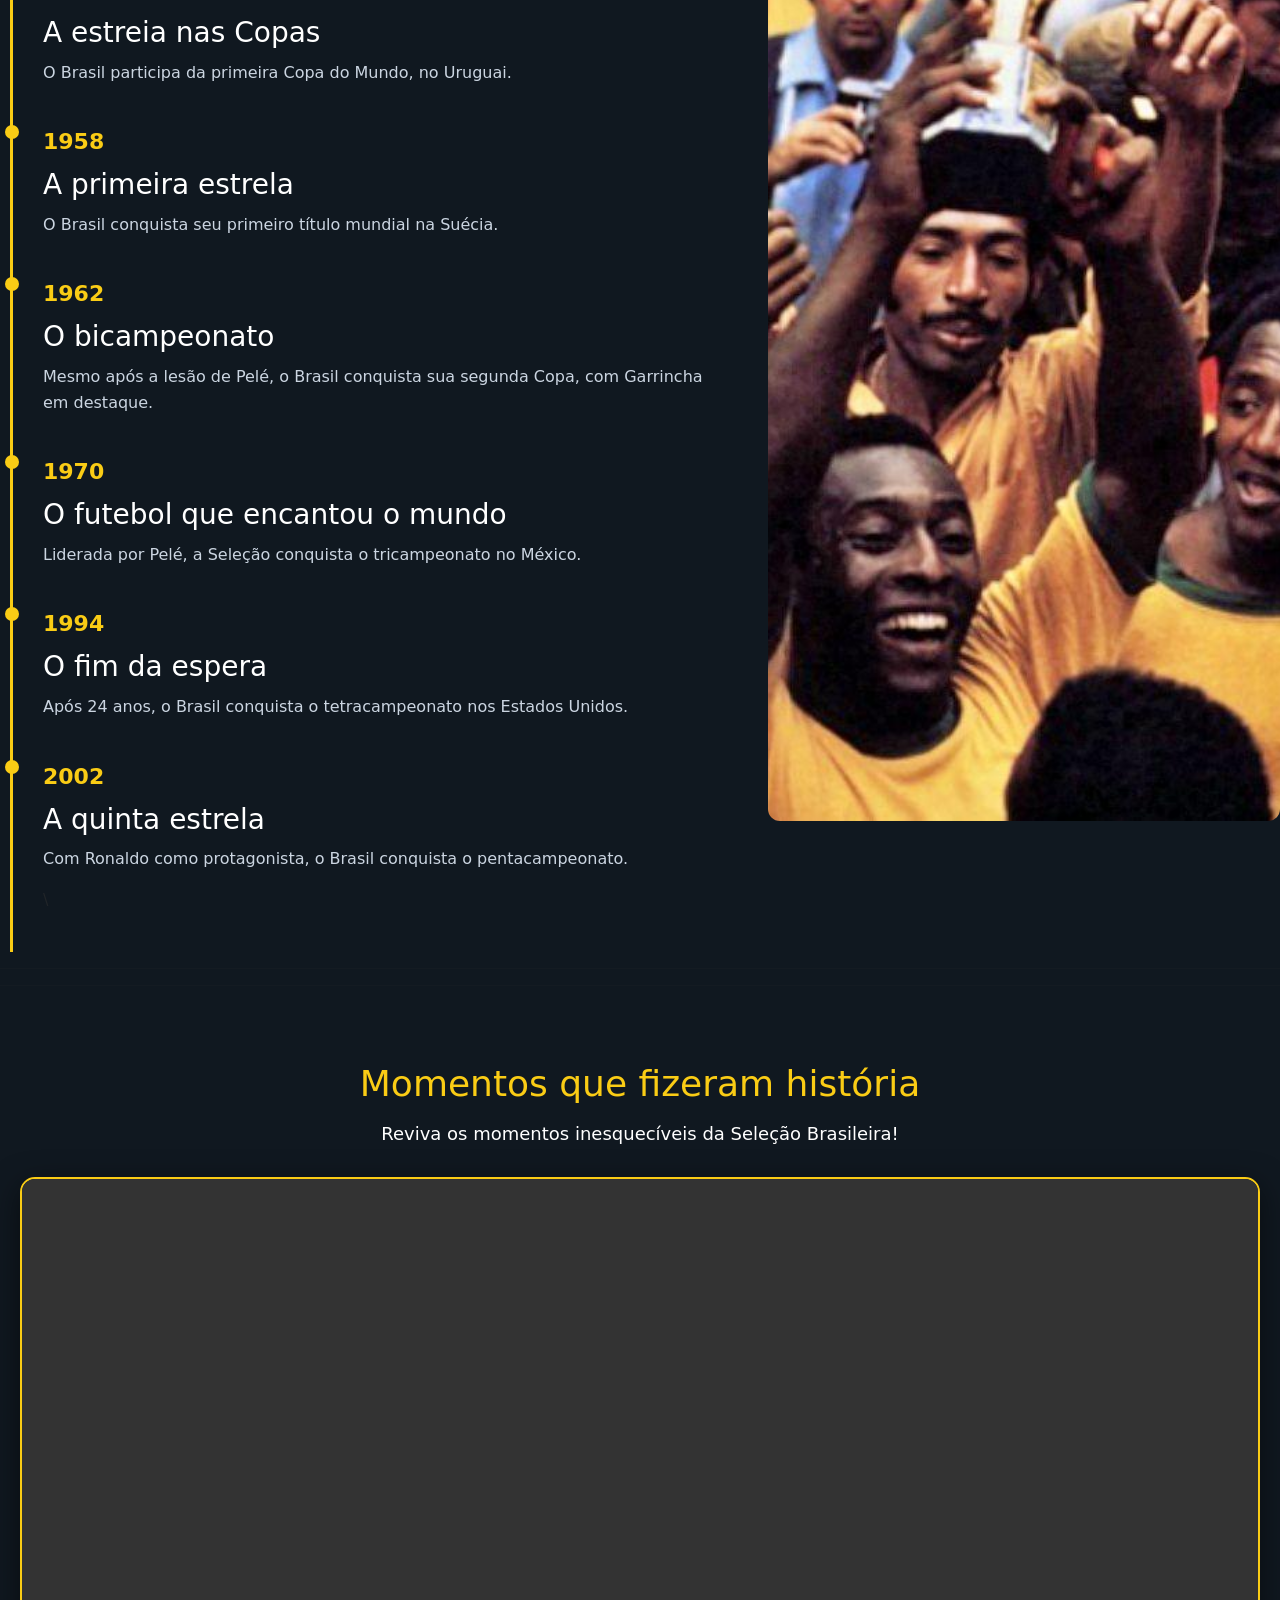
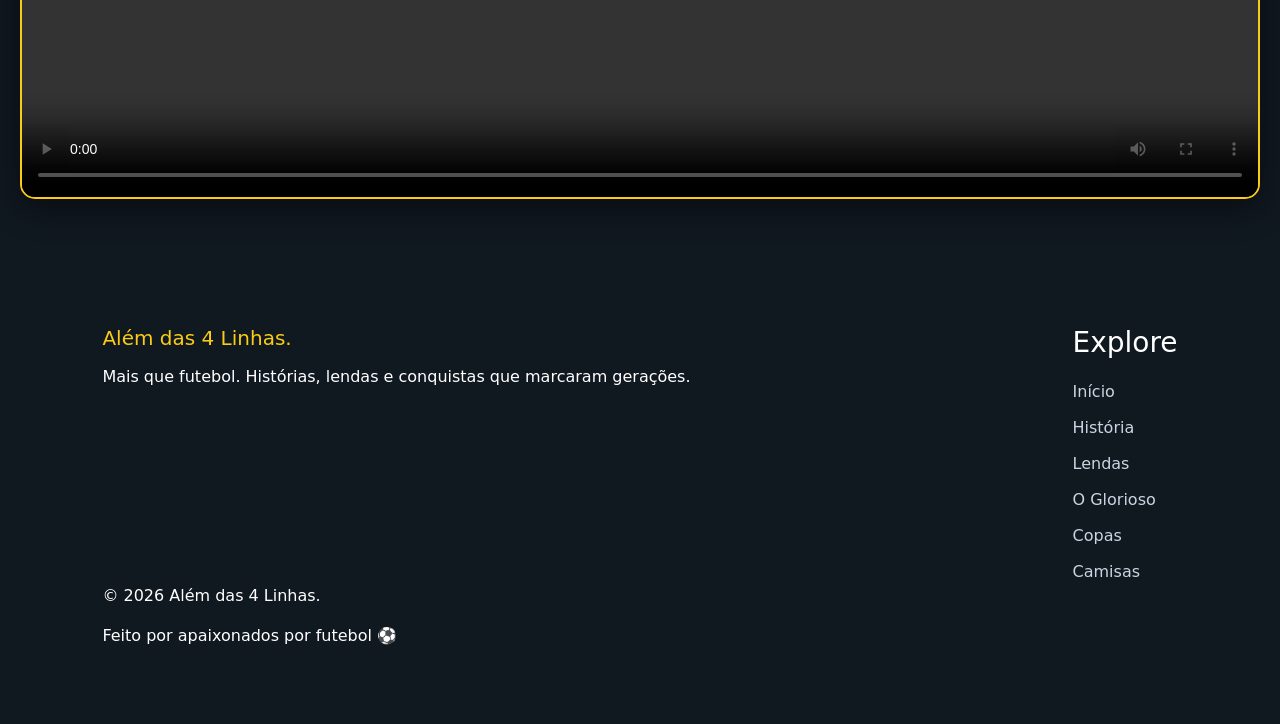
<file: historia.html>
<!DOCTYPE html>
<html lang="pt-br">
<head>
    <meta charset="UTF-8">
    <meta name="viewport" content="width=device-width, initial-scale=1.0">
    <link rel="stylesheet" href="css/global.css">
    <link rel="stylesheet" href="css/historia.css">
    <title>História Da Seleção</title>
    <link href="https://cdn.jsdelivr.net/npm/bootstrap@5.3.3/dist/css/bootstrap.min.css" rel="stylesheet">
<link rel="icon" type="image/png" href="img/ICON_PAGE.png">
</head>

<body class="corpo-historia">
    <header>
        <h1> Além das Quatro Linhas</h1>
        <nav>
            <a href="index.html" >Início</a>
            <a href="historia.html" class="ativo">História</a>
            <a href="lendas.html">Lendas</a>
            <a href="botafogo.html">O Glorioso</a>
            <a href="copas.html">Copas</a>
            <a href="futuro.html">Futuro</a>
            <a href="camisas.html">Camisas</a>
            <a href="https://www.cbf.com.br/" target="_blank" rel="noopener">CBF</a>
        </nav>
    </header>
    
    <main>
        
        <section class="historia">
            
            <p>NOSSA HISTÓRIA • DESDE 1914</p>

            <h1>A história da Seleção Brasileira</h1>
            
            <p>Das primeiras partidas à conquista do mundo. Uma trajetória que transformou o futebol em paixão nacional.</p>
            
            <img src="img/historia selc.jpg" alt="historia da selecao" class="historia-img">

        </section>
       
        <section class="origem-selec"> 

                <p>O INÍCIO DE UMA LENDA</p>

                <h2>1914: O nascimento da Seleção Brasileira</h2>
             
                <p>
                A história começou muito antes dos cinco títulos mundiais. Em 1914, o Brasil reuniu jogadores para representar o país em partidas 
                internacionais, dando início a uma trajetória que transformaria o futebol em um dos maiores símbolos da nossa cultura.
                </p>

            <hr>
            
            <div class="dados-historia">
                <div class="dado">
                    <h3>1914</h3>
                    
                    <p>Início da trajetória</p>
                </div>
                
                <div class="dado">
                    <h3>5</h3>
            
                    <p>Títulos mundiais</p>
                </div>

            </div>

            <hr>

        </section>

        <section class="linha-temp">
            
            <div class="linha-temp-inicio">
                <p>UMA JORNADA HISTÓRICA</p>
                <h2>A trajetória da Amarelinha</h2>
            </div>
            
            <div class="timeline-conteudo">
                
                <div class="timeline">
                    
                    <div class="evento">
                        <span class="ano">1914</span>
                    
                        <h3>O começo de tudo</h3>
                    
                        <p>A formação da Seleção Brasileira e suas primeiras partidas.</p>
                    </div>
                
                    <div class="evento">
                        <span class="ano">1930</span>
                    
                        <h3>A estreia nas Copas</h3>

                        <p>O Brasil participa da primeira Copa do Mundo, no Uruguai.</p>
                    </div>

                    <div class="evento">
                        <span class="ano">1958</span>
                    
                        <h3>A primeira estrela</h3>

                        <p>O Brasil conquista seu primeiro título mundial na Suécia.</p>
                    
                    </div>
                    
                    <div class="evento">
                        <span class="ano">1962</span>
                    
                        <h3>O bicampeonato</h3>

                        <p>Mesmo após a lesão de Pelé, o Brasil conquista sua segunda Copa, com Garrincha em destaque.</p>
                    
                    </div>
                    
                    <div class="evento">
                        <span class="ano">1970</span>
                    
                        <h3>O futebol que encantou o mundo</h3>

                        <p>Liderada por Pelé, a Seleção conquista o tricampeonato no México.</p>
                    
                    </div>
                    
                    <div class="evento">
                        <span class="ano">1994</span>
                    
                        <h3>O fim da espera</h3>

                        <p>Após 24 anos, o Brasil conquista o tetracampeonato nos Estados Unidos.</p>
                    
                    </div>
                    
                    <div class="evento">
                        <span class="ano">2002</span>
                    
                        <h3>A quinta estrela</h3>
                        
                        <p>Com Ronaldo como protagonista, o Brasil conquista o pentacampeonato.</p>\
                    
                    </div>
                    
                </div>
                
                <img src="img/pele taca.jpg" alt="pele com a taca" class="timeline-img">

            </div>
            
            <hr>
            
        </section>
        
        <hr> 

        <section class="video-historia">
            <h2>Momentos que fizeram história</h2>

            <p>Reviva os momentos inesquecíveis da Seleção Brasileira!</p>

            <video controls width="800">
            <source src="video/KJL_Editz_video_no_watermark.mp4" type="video/mp4">
                Seu navegador não suporta vídeos.
            </video>
        </section>
    
    <footer class="rodape">

        <div class="rodape-conteudo">

            <div class="rodape-sobre">
                <h2>Além das 4 Linhas.</h2>
                    
                <p>
                    Mais que futebol. Histórias, lendas e
                    conquistas que marcaram gerações.
                </p>

            </div>

            <div class="rodape-links">
                <h3>Explore</h3>

                <a href="index.html">Início</a>
                <a href="historia.html">História</a>
                <a href="lendas.html">Lendas</a>
                <a href="botafogo.html">O Glorioso</a>
                <a href="copas.html">Copas</a>
                <a href="camisas.html">Camisas</a>
                    
            </div>

        </div>

        <div class="rodape-final">
            <p>© 2026 Além das 4 Linhas.</p>
            <p>Feito por apaixonados por futebol ⚽</p>
        </div>

    </footer>

</body>
</html>
</file>
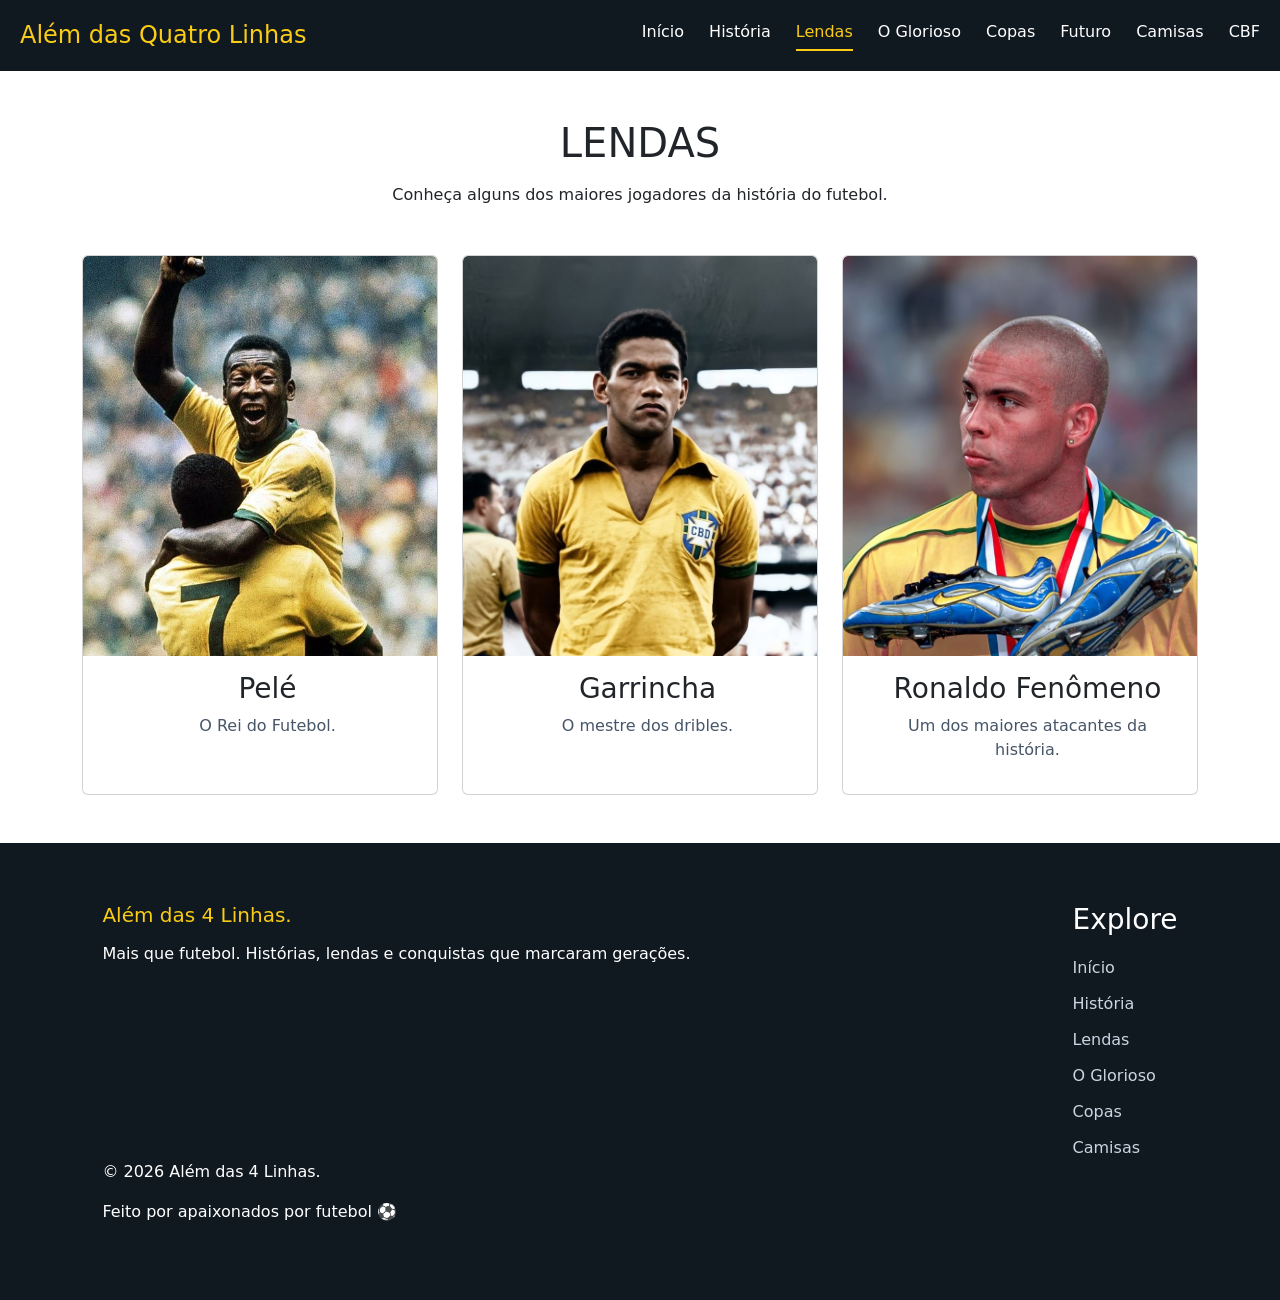
<file: lendas.html>
<!DOCTYPE html>
<html lang="pt-br">

<head>
    <meta charset="UTF-8">
    <meta name="viewport" content="width=device-width, initial-scale=1.0">

    <link rel="stylesheet" href="css/global.css">

    <title>Lendas - Além das Quatro Linhas</title>

    <!-- Bootstrap -->
    <link href="https://cdn.jsdelivr.net/npm/bootstrap@5.3.3/dist/css/bootstrap.min.css"
        rel="stylesheet">

<link rel="icon" type="image/png" href="img/ICON_PAGE.png">
</head>

<body>

    <!-- CABEÇALHO ORIGINAL -->
    <header>

        <h1>Além das Quatro Linhas</h1>

        <nav>
            <a href="index.html">Início</a>
            <a href="historia.html">História</a>
            <a href="lendas.html" class="ativo">Lendas</a>
            <a href="botafogo.html">O Glorioso</a>
            <a href="copas.html">Copas</a>
            <a href="futuro.html">Futuro</a>
            <a href="camisas.html">Camisas</a>
            <a href="https://www.cbf.com.br/" target="_blank" rel="noopener">CBF</a>
        </nav>

    </header>


    <!-- CONTEÚDO PRINCIPAL -->
    <main>

        <div class="container my-5">

            <h1 class="text-center mb-3 titulo-lendas">
                LENDAS
            </h1>

            <p class="text-center mb-5">
                Conheça alguns dos maiores jogadores da história do futebol.
            </p>


            <!-- LINHA DOS CARDS -->
            <div class="row g-4 justify-content-center">

                <!-- PELÉ -->
                <div class="col-12 col-md-4">

                    <div class="card card-lenda h-100">
                        <a href="pele.html">
                            <img src="./img/LENDAS/pele.jpeg"
                            class="card-img-top"
                            alt="Pelé">
                        </a>
                        
                        <div class="card-body text-center">

                            <h3>Pelé</h3>

                            <p>O Rei do Futebol.</p>

                        </div>

                    </div>

                </div>


                <!-- GARRINCHA -->
                <div class="col-12 col-md-4">

                    <div class="card card-lenda h-100">
                        <a href="garrincha.html">
                             <img src="./img/LENDAS/garrincha.jpeg"
                            class="card-img-top"
                            alt="Garrincha">
                        </a>
                       
                        <div class="card-body text-center">

                            <h3>Garrincha</h3>

                            <p>O mestre dos dribles.</p>

                        </div>

                    </div>

                </div>


                <!-- RONALDO -->
                <div class="col-12 col-md-4">

                    <div class=" card card-lenda h-100">
                        <img src="./img/LENDAS/ronaldo.jpeg"
                        class="ronaldo-img card-img-top img-ronaldo"
                        style="object-fit: cover !important; object-position: center 60% !important;"
                        alt="Ronaldo Fenômeno">  
                        
                        <div class="card-body text-center">

                            <h3>Ronaldo Fenômeno</h3>

                            <p>Um dos maiores atacantes da história.</p>

                        </div>

                    </div>

                </div>

            </div>

        </div>

    </main>


    <footer class="rodape">

        <div class="rodape-conteudo">

            <div class="rodape-sobre">
                <h2>Além das 4 Linhas.</h2>
                    
                <p>
                    Mais que futebol. Histórias, lendas e
                    conquistas que marcaram gerações.
                </p>

            </div>

            <div class="rodape-links">
                <h3>Explore</h3>

                <a href="index.html">Início</a>
                <a href="historia.html">História</a>
                <a href="lendas.html">Lendas</a>
                <a href="botafogo.html">O Glorioso</a>
                <a href="copas.html">Copas</a>
                <a href="camisas.html">Camisas</a>
                    
            </div>

        </div>

        <div class="rodape-final">
            <p>© 2026 Além das 4 Linhas.</p>
            <p>Feito por apaixonados por futebol ⚽</p>
        </div>

    </footer>

    <script src="js/script.js"></script>

    <script src="https://cdn.jsdelivr.net/npm/bootstrap@5.3.3/dist/js/bootstrap.bundle.min.js"></script>

</body>
</html>
</file>
<file: css/global.css>
/* ESTILOS COMPARTILHADOS — USADOS EM MAIS DE UMA PÁGINA */
/* Inclui cabeçalho, navegação, rodapé e componentes comuns. */

body { 
    margin: 0%;
    font-family: sans-serif;
    background-color: #F8FAFC;
}

header { 
    background-color: #101820;
    color: #FACC15;
    padding: 20px;
}

header {
    display: flex;
    justify-content: space-between;
    align-items: center;
}

header h1 {
    font-size: 24px;
    margin: 0;
}

nav { 
    display: flex;
    gap: 25px;

}

nav a {
    color: #ffffff;
    text-decoration: none;
    font-size: medium;
    font-weight: 500;
    transition: color 0.3s ease;
}

nav a:hover {
    color: #FACC15;
   
}

.hero-imagem {
    width: 100%;
    height: 600px;
    object-fit: cover;
    object-position: center;
}

.jornada-cards { 
    display: grid;
    grid-template-columns: repeat(2, 1fr);
    gap: 25px;  
}

.card img {
    width: 100%;
    height: 400px;
    object-fit: cover;
    object-position:center 20%;
    display: block;

}

.card {
    display: block;
    background-color: #FFFFFF;
    border: 1px solid #E2E8F0;
    border-radius: 17px;
    overflow: hidden;
    text-decoration: none;
    color: #101820;
    transition: transform 0.3s ease, box-shadow 0.3s ease;
}

.card:hover {
    transform: scale(1.03);
    box-shadow: 0 12px 25px rgba(0, 0, 0, 0.15);
}

.card h3 {
    padding-left: 15px;

}

.card p { 
    padding-left: 15px;
    color: #475569;
}

.botao-desaf {
    display: block;
    width: fit-content;
    margin: 25px auto;
    padding: 14px 200px;

    background-color: #FACC15;
    color: #101820;
    text-decoration: none;
    font-weight: bold;

    border-radius: 8px;
    transition: 0.3s ease;
}

.botao-desaf:hover { 
    transform: scale(1.03);
    box-shadow: 0 12px 25px rgba(0, 0, 0, 0.15);
}

.rodape {
    background-color: #101820;
    color: #FFFFFF;
    padding: 60px 8%;
}

.rodape-conteudo {
    display: flex;
    justify-content: space-between;
    gap: 40px;
}

.rodape-links {
    display: flex;
    flex-direction: column;
    gap: 12px;

}

.rodape-sobre h2 {
    font-size: 20px;
    margin-bottom: 15px;
    color: #FACC15;

}

.rodape-links a {
    color: #CBD5E1;
    text-decoration: none;
    transition: color 0.3s ease;
}

.rodape-links a:hover {
    color: #FACC15;
}

.ativo { 
    color: #FACC15;
    border-bottom: 2px solid #FACC15;
    padding-bottom: 5px;
}

.corpo-historia { 
    background-color: #101820;
}

.historia h1{ 
    color: #FFFFFF;
    font-size: 48px;
    margin-bottom: 15px;
    text-align: center;
}

.historia h2{ 
    color: #FFFFFF;
    font-size: 38px;
    margin-bottom: 15px;
    text-align: center;
}

.historia h3{ 
    color: #FACC15;
    font-size: 22px;
    margin-bottom: 15px;
    text-align: center;
}

.historia p:first-of-type { 
    color: #FACC15;
    font-size: 17px;
}

.historia p { 
    color:#cbd5e1;
    text-align: center;
    margin-bottom: 30px;
}

.historia-img {
    width: 100%;
    height: 550px;
    object-fit: cover;
    object-position: center 40%;
    border-radius: 12px;
}

.origem-selec { 
    max-width: 1000px;
    margin: 0;
    padding: 80px 30px;
}

.origem-selec h2 { 
    color: #FFFFFF;
    font-size: 32px;
    margin-bottom: 20px;
}

.origem-selec h3 { 
    color: #FFFFFF;
    font-size: 22px;
    margin-bottom: 15px;
}

.origem-selec p:first-of-type {
    color: #FACC15;
    font-size: 14px;
    font-weight: bold;
    letter-spacing: 2px;
    margin-bottom: 15px;
}

.origem-selec p { 
    color: #CBD5E1;
    font-size: 18px;
    line-height: 1.8;
}

hr {
    border: none;
    border-top: 1px solid #475569;
    margin: 30px 0;
}

.dados-historia {
    display: flex;
    gap: 80px;
}

.dado h3 {
    color: #FACC15;
    font-size: 32px;
}

.origem-selec .dado p {
    color: #CBD5E1;
    font-size: 14px;
}

.card.fogo {
    background-color: #1B2732;
    border-color: #252525;
}

.card.fogo p.first-of-type {
    color: #CBD5E1;
}

.card.fogo p {
    color: #FACC15;
}

.card.fogo h3 { 
    color: #FFFFFF;
}
</file>
<file: css/index.css>
/* ESTILOS DA PÁGINA INDEX */

.hero { 
    position: relative;
    overflow: hidden;
}

.hero::after {
    content: "";
    position: absolute;
    inset: 0;
    background: linear-gradient(
        to bottom,
        transparent 35%,
        rgba(0, 0, 0, 0.85) 105%
    );
    pointer-events: none;
}

.hero-conteudo {
    position: absolute;
    bottom: 50px;
    left: 60px;
    color: white;
    z-index: 1;
}

.hero-conteudo h2 {
    font-size: 48px;
    font-weight: 700;
    margin: 15px 0;
}

.hero-subtitulo {
    color: #FACC15;
    font-size: 14px;
    font-weight: 600;
    letter-spacing: 2px;
}

.botao-ex {
    display: inline-block;
    background-color: #FACC15;
    color: #101820;
    padding: 14px 25px;
    text-decoration: none;
    font-weight: bold;
    border-radius: 6px;
    margin-top: 15px;
}

.botao-ex { 
     transition: transform 0.3s ease, box-shadow 0.3s ease;
}

.botao-ex:hover { 
    transform: scale(1.03);
    box-shadow: 0 12px 25px rgba(0, 0, 0, 0.15);
}

.apresentacao {
    background-color: #F8FAFC;
    padding: 80px 10%;
}

.apresentacao h2 { 
    font-size: 38px;
    color: #101820;
    margin: 15px 0 25px;
}

.apresentacao p { 
    font-size: 18px;
    columns: #475569;
    line-height: 1.8;
    max-width: 850px;
}

.apresentacao .apresentacao-subtitulo {
    color: #166534;
    font-size: 14px;
    font-weight: 700;
    letter-spacing: 2px;
}

.indicadores { 
    display: flex;
    gap: 25px;
    margin-top: 40px;
}

.indicador {
    background-color: #FFFFFF;
    padding: 20px 30px;
    border: 1px solid #E2E8F0;
    border-radius: 20px;
}

.indicador h3 { 
    font-size: 40px;
    color: #166534;
    margin: 0; 
  
}

.indicador p { 
    font-size: small;
    margin: 0;
}

.emoji-trofeu {
    width: min-content;
}

.jornada { 
    background-color:  #F8FAFC;
    padding: 80px 10%;
}

.jornada-subtitulo { 
    color: #166534;
    font-size: 14px;
    font-weight: 700;
    letter-spacing: 2px;
}

.jornada h2 {
    font-size: 38px;
    color: #101820;
    margin: 15px 0 25px;
}

.card img.card-bot { 
    object-position: center 70%;
}

.card img.card-trof { 
    object-position: center 57%;
}

.card.card-botafogo { 
    background-color: #101820;
    border-color: #101820;
}

.card-botafogo h3 { 
    color: #ffffff;
}

.card-botafogo p { 
    color: #cbd5e1; 
}

.desafio{
    margin: 80px 10%;
}

.desafio p { 
    color: #166534;
    font-size: 14px;
    font-weight: 700;
    letter-spacing: 2px;
}

.desafio h2 { 
    font-size: 38px;
    margin: 15px 0 25px;
}

.desafio-img { 
    width: 100%;
    height: 700px;
    object-fit: cover;
    object-position:center 65%;
    display: block;
    border: #cbd5e1 ;
    border-radius: 15px;
}
</file>
<file: css/botafogo.css>
.secao-botafogo.historia-img {
    width: 100%;
    height: 500px;
    object-fit: cover;
    object-position: center 50%;
    border-radius: 12px;
}

.secao-botafogo{
    gap: 20px;
}

.secao-botafogo .dado {
    flex: 1;
    background-color: #1B2732;
    padding: 30px;
    border-radius: 12px;
    text-align: center;
}
</file>
<file: css/camisas.css>
/* GALERIA DE CAMISAS */

.pagina-camisas {
    background-color: #101820;
    min-height: 80vh;
}

.galeria-camisas {
    padding: 70px 20px;
    text-align: center;
    color: white;
}

.subtitulo-camisas {
    color: #facc15;
    font-size: 14px;
    font-weight: bold;
    letter-spacing: 2px;
}

.galeria-camisas h2 {
    font-size: 42px;
    font-weight: bold;
    margin: 15px 0;
}

.intro-camisas {
    color: #cbd5e1;
    font-size: 18px;
    margin: 0 auto 40px;
    max-width: 650px;
}

.camisa-card {
    background-color: #1b2732;
    border: 1px solid #334155;
    border-radius: 18px;
    padding: 35px;
    max-width: 800px;
    margin: auto;
    box-shadow: 0 10px 30px rgba(0, 0, 0, 0.25);
}

.camisa-card img {
    width: 100%;
    max-width: 340px;
    height: 340px;
    object-fit: contain;
    border-radius: 18px;
    margin-bottom: 25px;
}

.camisa-card h3 {
    color: #facc15;
    font-size: 38px;
    font-weight: bold;
}

.camisa-card h4 {
    font-size: 25px;
    color: white;
    margin: 10px 0 15px;
}

.camisa-card p {
    color: #cbd5e1;
}

.botoes-camisas {
    display: flex;
    justify-content: center;
    gap: 20px;
    margin-top: 30px;
}

.botoes-camisas button {
    background-color: #facc15;
    color: #101820;
    border: none;
    padding: 12px 25px;
    border-radius: 8px;
    font-weight: bold;
    cursor: pointer;
    transition: 0.3s;
}

.botoes-camisas button:hover {
    background-color: #eab308;
    transform: scale(1.05);
}

#contadorCamisa {
    margin-top: 20px;
    font-size: 14px;
}
</file>
<file: css/futuro.css>
.jornada-cards.secao-futuro {
    display: grid;
    grid-template-columns: repeat(7, minmax(0, 1fr));
    gap: 15px;
    width: 100%;
    max-width: 100%;
}

.secao-futuro {
    width: 100%;
    max-width: none;
}

.jornada-cards.secao-futuro {
    width: 100%;
    max-width: none;
}
</file>
<file: css/historia.css>
/* ESTILOS EXCLUSIVOS DA PÁGINA HISTÓRIA */

.titulo-p {
    color: #FACC15;
    font-size: 14px;
    font-weight: bold;
    letter-spacing: 2px;
    margin-bottom: 15px;
}

.trajeto { 
    max-width: 1000px;
    margin: 0;
    padding: 80px 30px;
}

.trajeto h2{ 
    color: #FACC15;
}

.timeline {
    border-left: 3px solid #FACC15;
    margin-left: 10px;
    padding-left: 30px;
}

.evento {
    position: relative;
    margin-bottom: 40px;
}

.evento::before {
    content: "";
    position: absolute;

    width: 14px;
    height: 14px;

    background-color: #FACC15;
    border-radius: 50%;

    left: -38.5px;
    top: 0px;
}

.ano {
    color: #FACC15;
    font-size: 22px;
    font-weight: bold;
}

.evento h3 {
    color: #FFFFFF;
    margin: 10px 0;
}

.evento p {
    color: #CBD5E1;
    line-height: 1.6;
}

.timeline-conteudo {
    display: flex;
    align-items: flex-start;
    gap: 60px;
}

.timeline {
    flex: 1;
}

.timeline-img {
    width: 40%;
    height: 1000px;
    object-fit: cover;
    border-radius: 12px;
}

.linha-temp-inicio p{ 
    color: #FACC15;
    font-size: 14px;
    font-weight: bold;
    letter-spacing: 2px;
    margin-bottom: 15px;
    padding: 5px 30px;
}

.linha-temp-inicio h2 { 
    color:#F8FAFC;
    font-size: 32px;
    margin-bottom: 18px;
    margin-top: 0;
    padding: 0px 30px;

}

/* ESTILOS DO VÍDEO — PRESERVADOS DO ARQUIVO ENVIADO */

.video-historia {
    text-align: center;
    padding: 60px 20px;
    background-color: #101820;
    color: white;
}

.video-historia h2 {
    font-size: 36px;
    color: #facc15;
    margin-bottom: 15px;
}

.video-historia p {
    font-size: 18px;
    margin-bottom: 30px;
}

.video-historia video {
    width: 100%;
    max-width: 1500px;
    height: auto;
    border-radius: 15px;
    border: 2px solid #facc15;
    box-shadow: 0 8px 30px rgba(0, 0, 0, 0.5);
}
</file>
